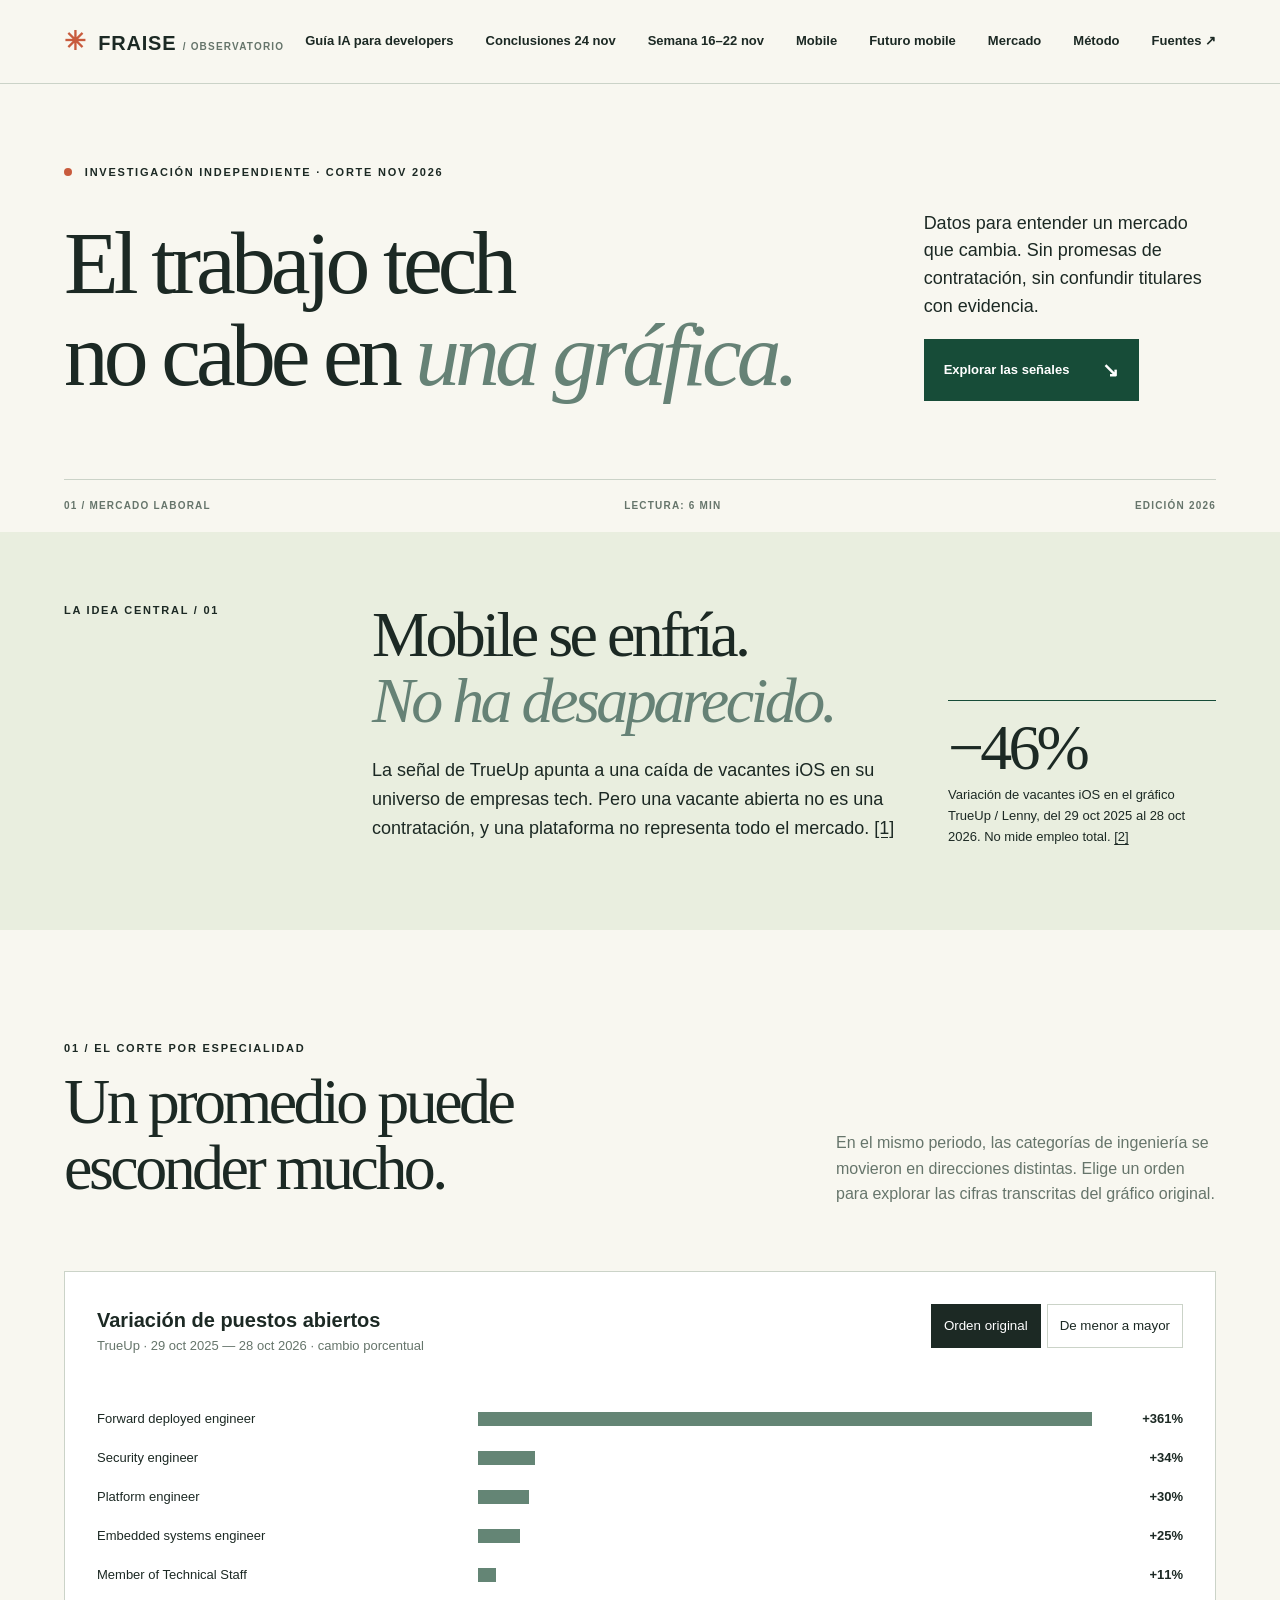
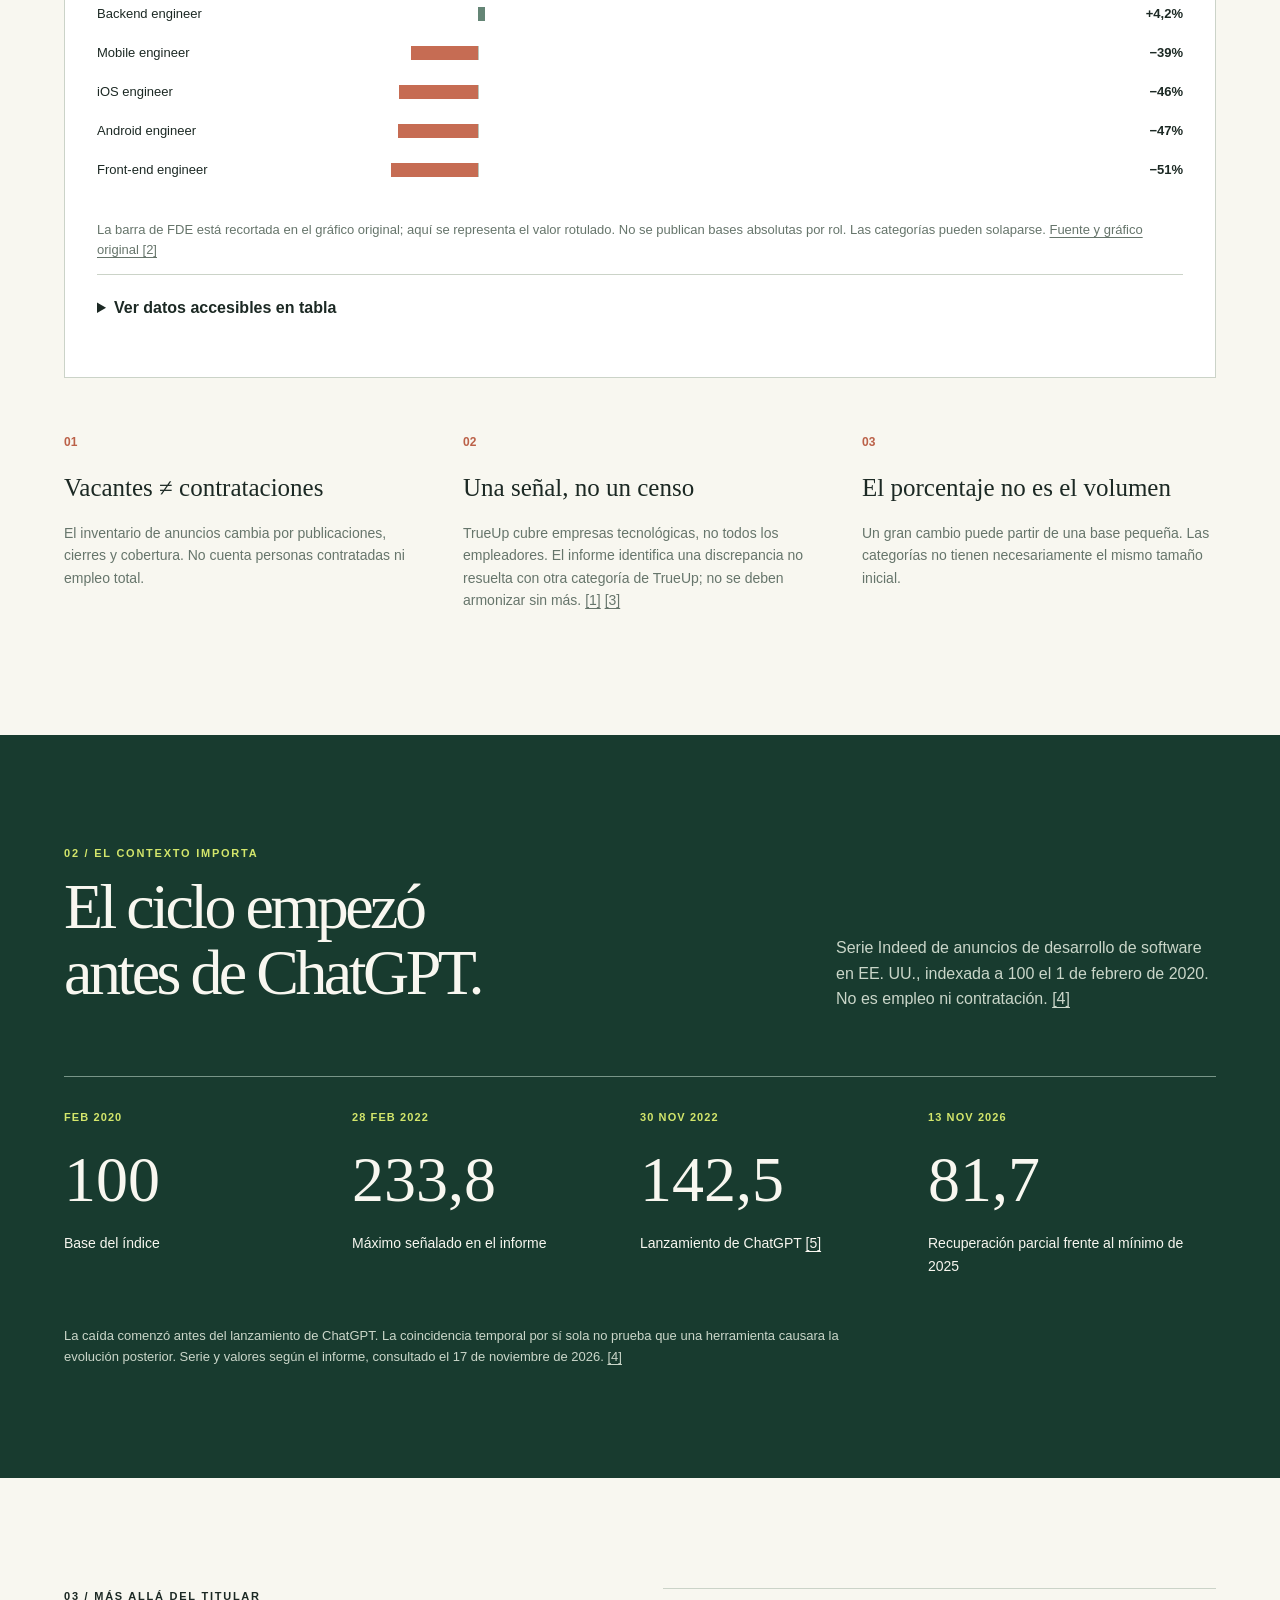
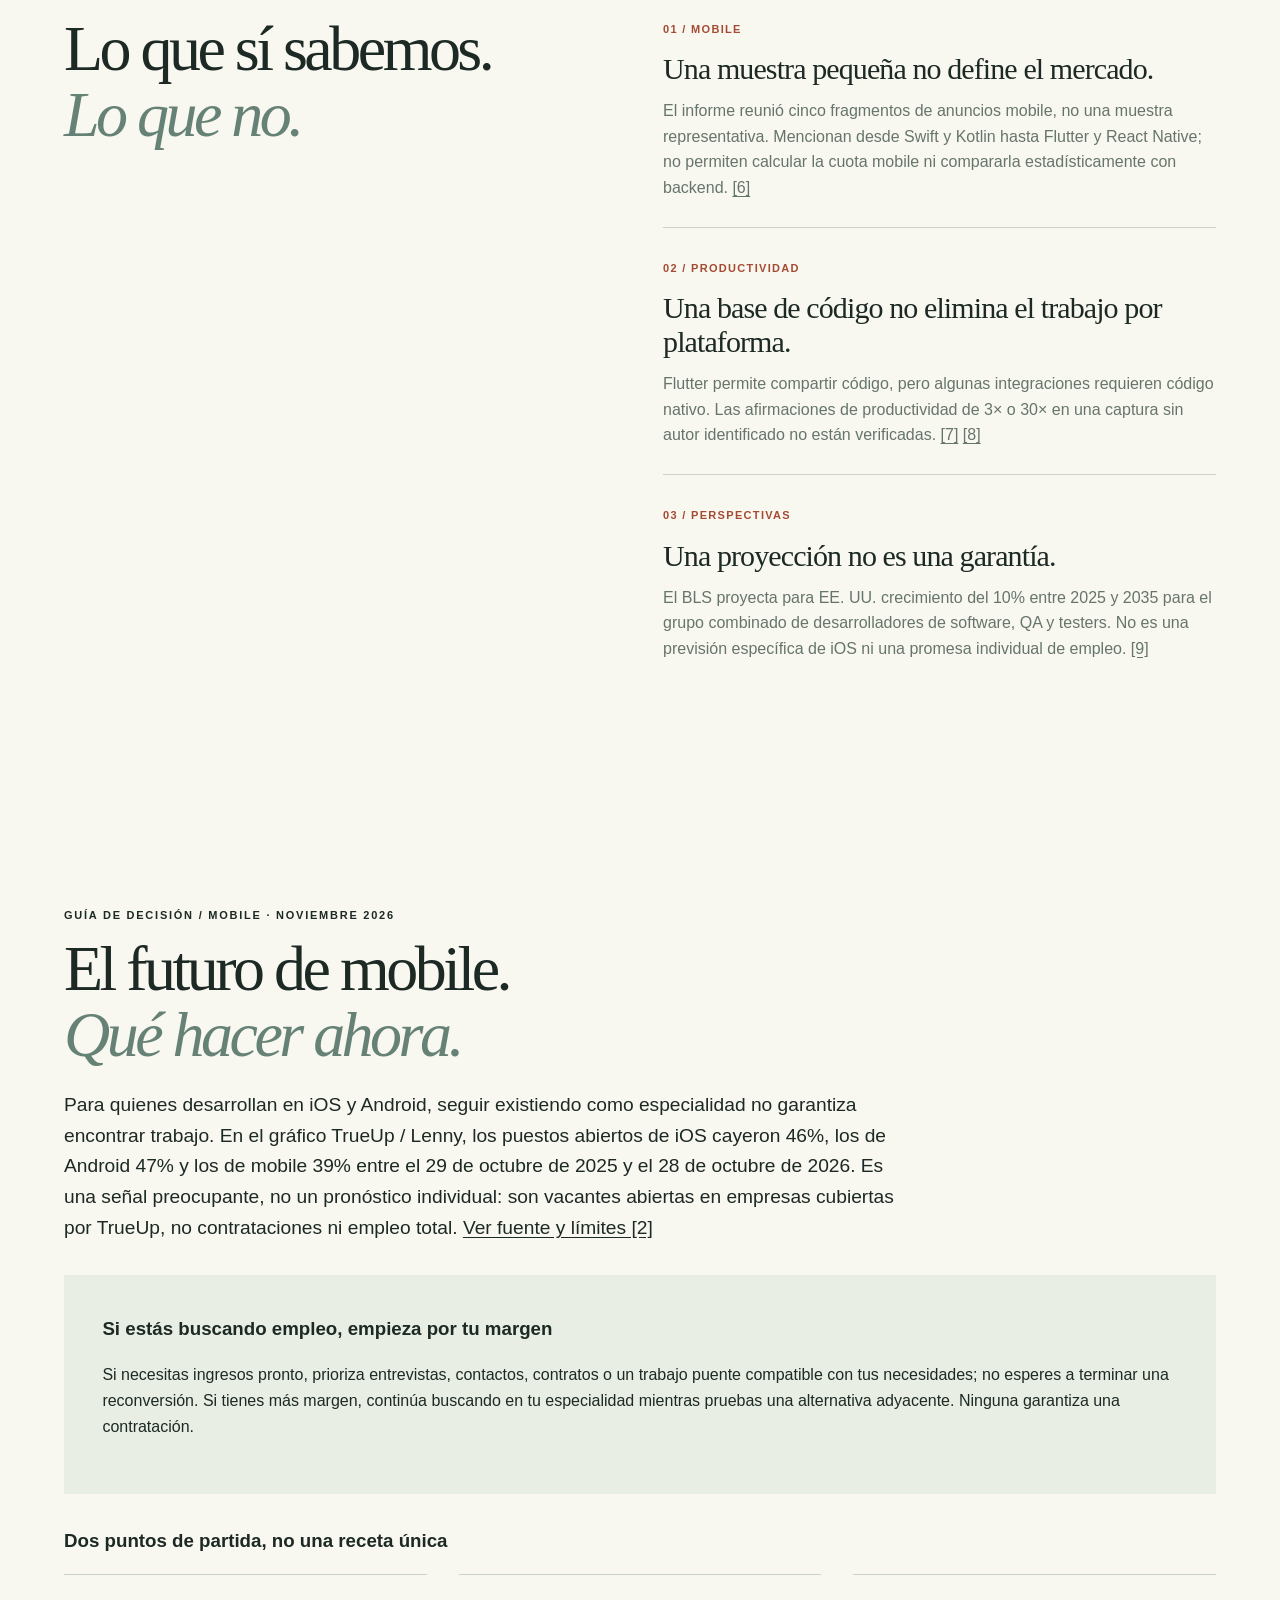
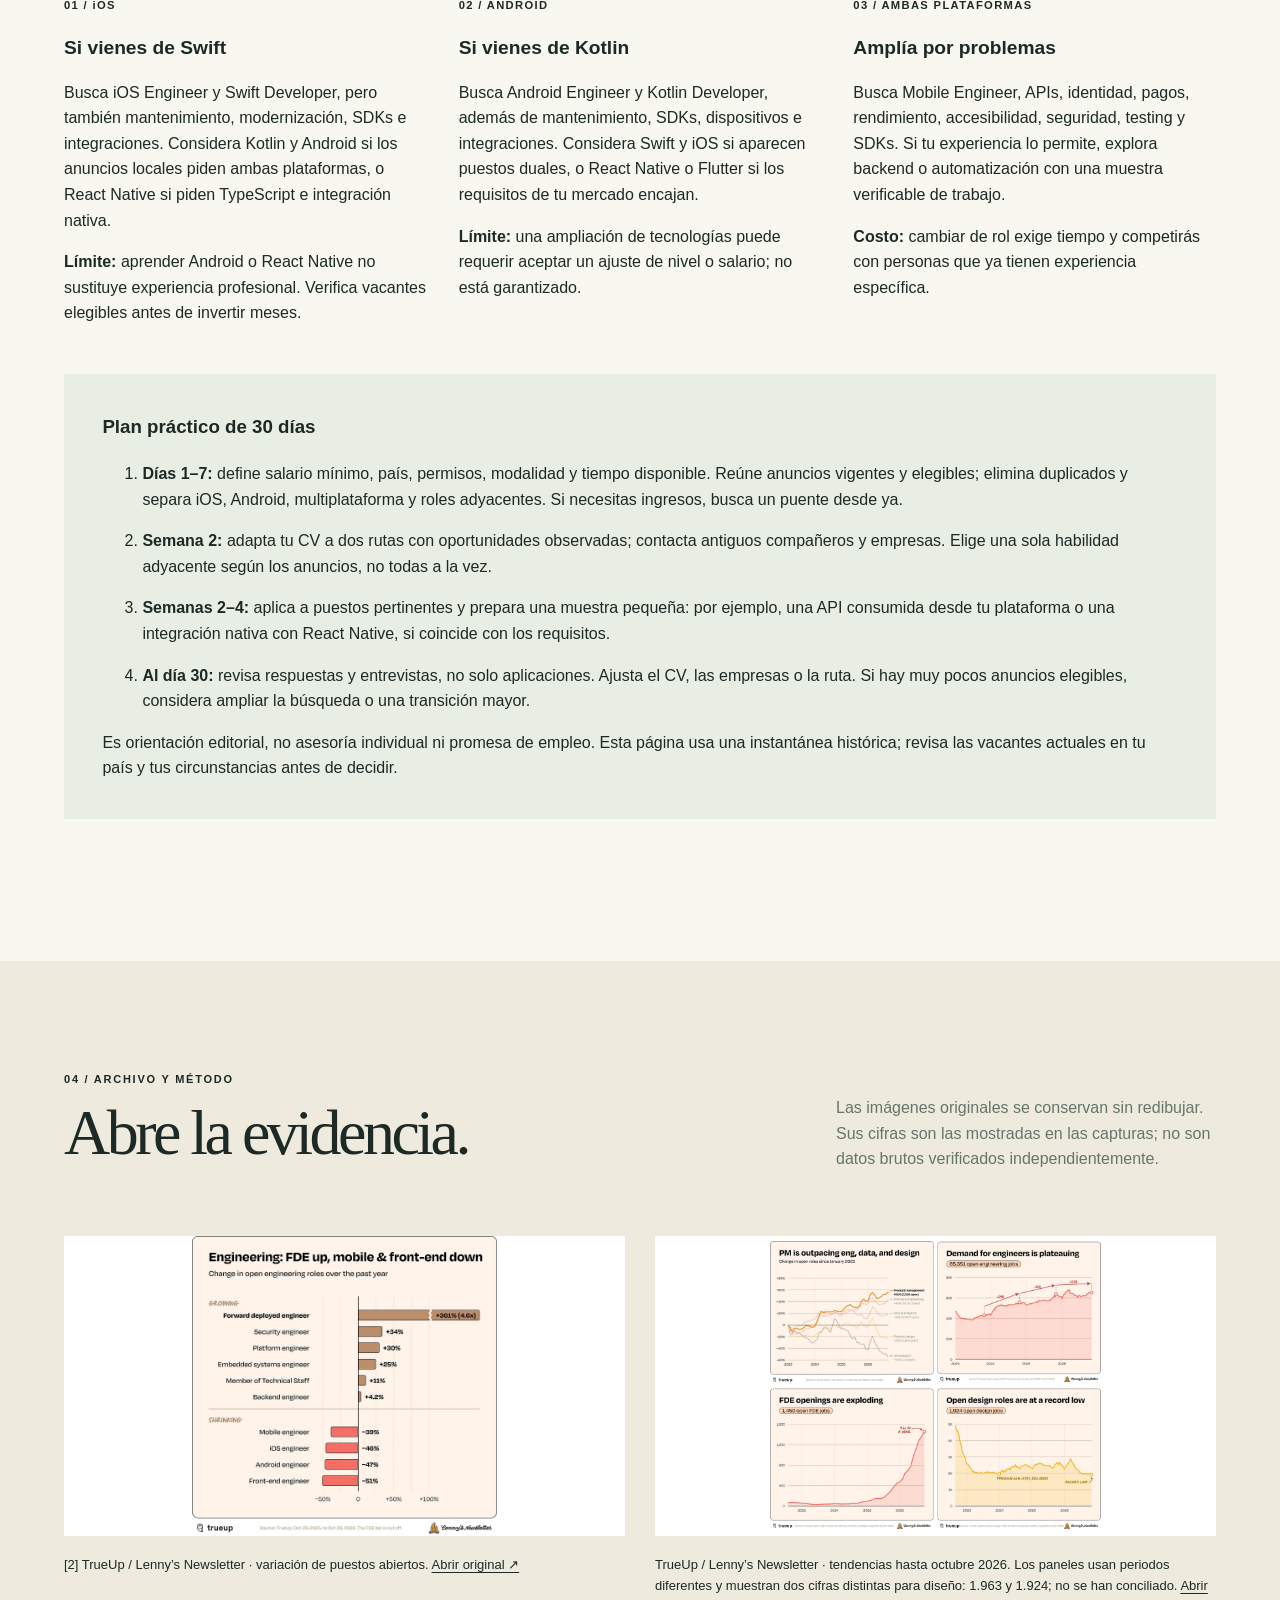
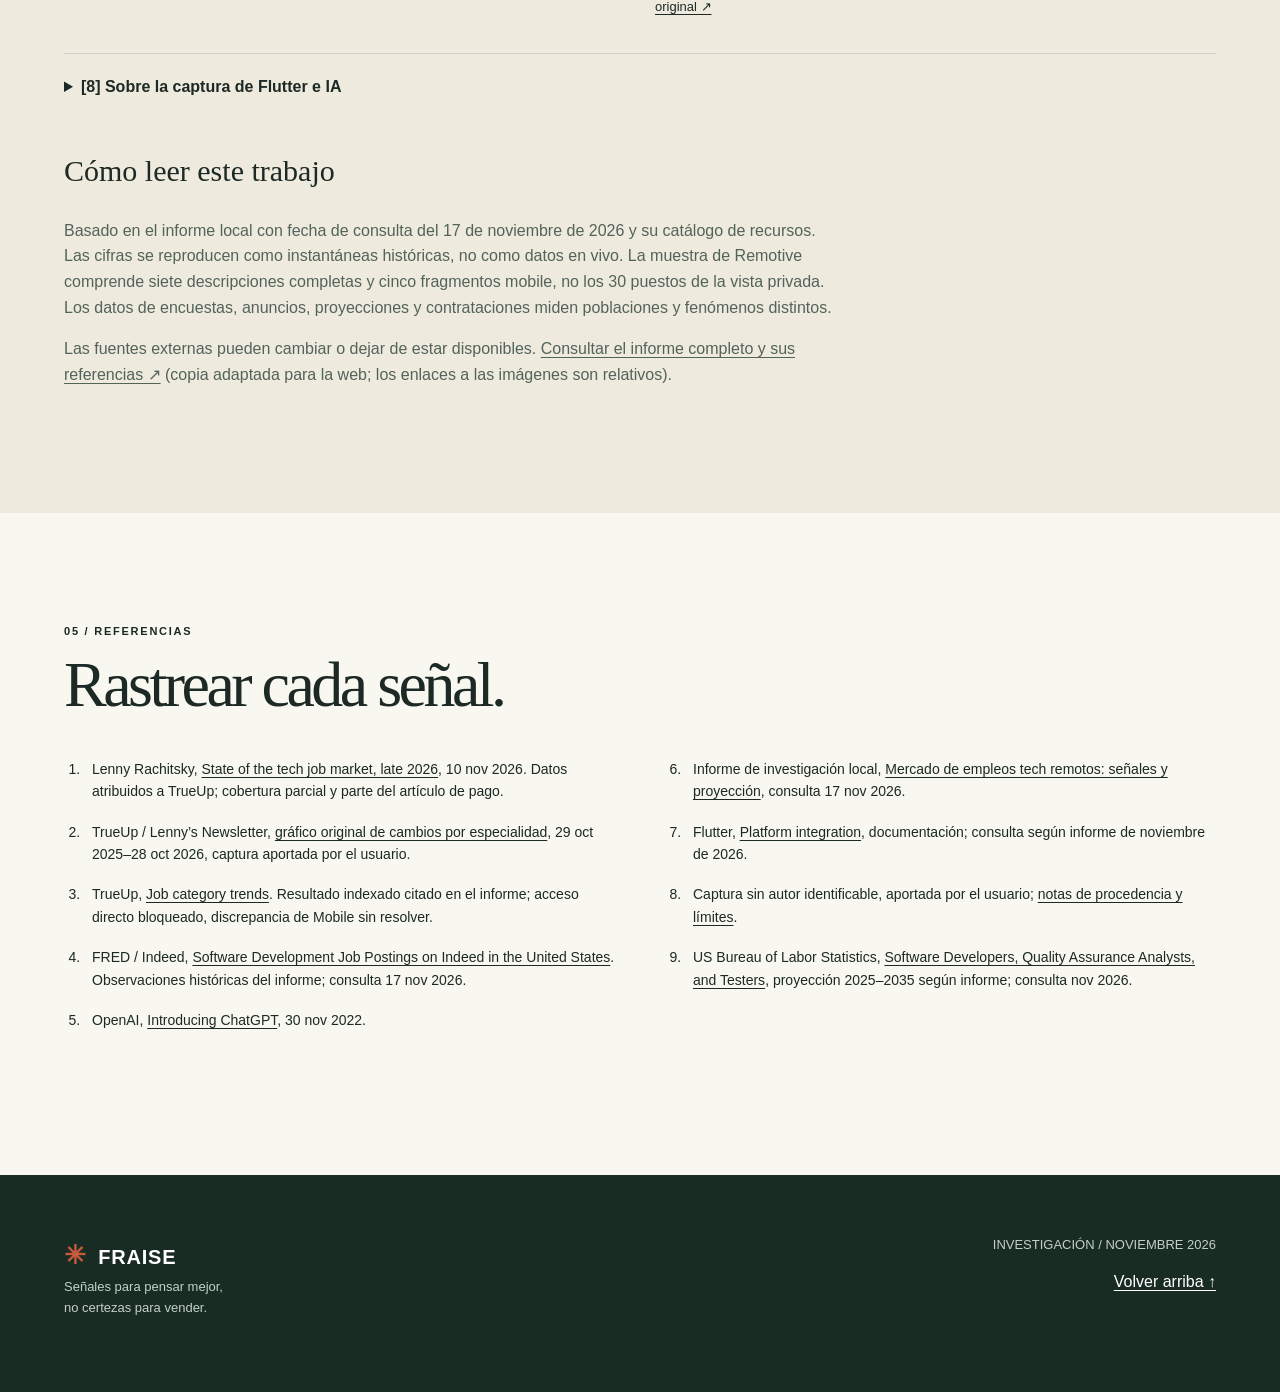
<file: index.html>
<!doctype html>
<html lang="es"><head><meta charset="utf-8"><meta name="viewport" content="width=device-width,initial-scale=1"><meta name="description" content="Un observatorio independiente y prudente sobre el mercado laboral tecnológico y mobile."><title>Fraise — señales, no certezas</title><link rel="stylesheet" href="styles.css"><script src="app.js" defer></script></head>
<body><a class="skip" href="#contenido">Saltar al contenido</a><header class="top"><a class="brand" href="#inicio"><span class="mark">✳</span> FRAISE <small> / OBSERVATORIO</small></a><nav aria-label="Navegación principal"><a href="guia-ia-desarrolladores.html">Guía IA para developers</a><a href="conclusiones-2026-11-24.html">Conclusiones 24 nov</a><a href="semana-2026-11-16.html">Semana 16–22 nov</a><a href="#mobile">Mobile</a><a href="#futuro-mobile">Futuro mobile</a><a href="#mercado">Mercado</a><a href="#metodo">Método</a><a href="#fuentes">Fuentes ↗</a></nav></header>
<main id="contenido"><section class="hero wrap" id="inicio"><div class="eyebrow"><span class="dot"></span> INVESTIGACIÓN INDEPENDIENTE · CORTE NOV 2026</div><div class="hero-grid"><h1>El trabajo tech<br>no cabe en <em>una gráfica.</em></h1><div class="hero-side"><p>Datos para entender un mercado que cambia. Sin promesas de contratación, sin confundir titulares con evidencia.</p><a class="button" href="#mobile">Explorar las señales <span>↘</span></a></div></div><div class="hero-foot"><span>01 / MERCADO LABORAL</span><span>LECTURA: 6 MIN</span><span>EDICIÓN 2026</span></div></section>
<section class="thesis"><div class="wrap thesis-grid"><p class="eyebrow">LA IDEA CENTRAL / 01</p><div><h2>Mobile se enfría.<br><em>No ha desaparecido.</em></h2><p>La señal de TrueUp apunta a una caída de vacantes iOS en su universo de empresas tech. Pero una vacante abierta no es una contratación, y una plataforma no representa todo el mercado. <a href="#fuente-lenny">[1]</a></p></div><div class="thesis-note"><span>−46%</span><p>Variación de vacantes iOS en el gráfico TrueUp / Lenny, del 29 oct 2025 al 28 oct 2026. No mide empleo total. <a href="#fuente-grafico">[2]</a></p></div></div></section>
<section class="wrap section" id="mobile"><div class="section-head"><div><p class="eyebrow">01 / EL CORTE POR ESPECIALIDAD</p><h2>Un promedio puede<br>esconder mucho.</h2></div><p>En el mismo periodo, las categorías de ingeniería se movieron en direcciones distintas. Elige un orden para explorar las cifras transcritas del gráfico original.</p></div><div class="chart-shell"><div class="chart-top"><div><h3>Variación de puestos abiertos</h3><p>TrueUp · 29 oct 2025 — 28 oct 2026 · cambio porcentual</p></div><div class="controls" role="group" aria-label="Orden del gráfico"><button type="button" data-sort="original" aria-pressed="true">Orden original</button><button type="button" data-sort="ascending" aria-pressed="false">De menor a mayor</button></div></div><div id="chart" aria-hidden="true"></div><p class="chart-note">La barra de FDE está recortada en el gráfico original; aquí se representa el valor rotulado. No se publican bases absolutas por rol. Las categorías pueden solaparse. <a href="#fuente-grafico">Fuente y gráfico original [2]</a></p><details><summary>Ver datos accesibles en tabla</summary><table><caption>Cambio de puestos abiertos por especialidad, TrueUp / Lenny</caption><thead><tr><th scope="col">Especialidad</th><th scope="col">Variación</th></tr></thead><tbody><tr><th scope="row">Forward deployed engineer</th><td>+361%</td></tr><tr><th scope="row">Security engineer</th><td>+34%</td></tr><tr><th scope="row">Platform engineer</th><td>+30%</td></tr><tr><th scope="row">Embedded systems engineer</th><td>+25%</td></tr><tr><th scope="row">Member of Technical Staff</th><td>+11%</td></tr><tr><th scope="row">Backend engineer</th><td>+4,2%</td></tr><tr><th scope="row">Mobile engineer</th><td>−39%</td></tr><tr><th scope="row">iOS engineer</th><td>−46%</td></tr><tr><th scope="row">Android engineer</th><td>−47%</td></tr><tr><th scope="row">Front-end engineer</th><td>−51%</td></tr></tbody></table></details></div><div class="split-note"><div><span class="number">01</span><h3>Vacantes ≠ contrataciones</h3><p>El inventario de anuncios cambia por publicaciones, cierres y cobertura. No cuenta personas contratadas ni empleo total.</p></div><div><span class="number">02</span><h3>Una señal, no un censo</h3><p>TrueUp cubre empresas tecnológicas, no todos los empleadores. El informe identifica una discrepancia no resuelta con otra categoría de TrueUp; no se deben armonizar sin más. <a href="#fuente-lenny">[1]</a> <a href="#fuente-categorias">[3]</a></p></div><div><span class="number">03</span><h3>El porcentaje no es el volumen</h3><p>Un gran cambio puede partir de una base pequeña. Las categorías no tienen necesariamente el mismo tamaño inicial.</p></div></div></section>
<section class="dark section" id="mercado"><div class="wrap"><div class="section-head"><div><p class="eyebrow">02 / EL CONTEXTO IMPORTA</p><h2>El ciclo empezó<br>antes de ChatGPT.</h2></div><p>Serie Indeed de anuncios de desarrollo de software en EE. UU., indexada a 100 el 1 de febrero de 2020. No es empleo ni contratación. <a href="#fuente-fred">[4]</a></p></div><div class="timeline"><div><small>FEB 2020</small><strong>100</strong><p>Base del índice</p></div><div><small>28 FEB 2022</small><strong>233,8</strong><p>Máximo señalado en el informe</p></div><div><small>30 NOV 2022</small><strong>142,5</strong><p>Lanzamiento de ChatGPT <a href="#fuente-chatgpt">[5]</a></p></div><div><small>13 NOV 2026</small><strong>81,7</strong><p>Recuperación parcial frente al mínimo de 2025</p></div></div><p class="dark-note">La caída comenzó antes del lanzamiento de ChatGPT. La coincidencia temporal por sí sola no prueba que una herramienta causara la evolución posterior. Serie y valores según el informe, consultado el 17 de noviembre de 2026. <a href="#fuente-fred">[4]</a></p></div></section>
<section class="wrap section reading"><div><p class="eyebrow">03 / MÁS ALLÁ DEL TITULAR</p><h2>Lo que sí sabemos.<br><em>Lo que no.</em></h2></div><div class="reading-list"><article><span>01 / MOBILE</span><h3>Una muestra pequeña no define el mercado.</h3><p>El informe reunió cinco fragmentos de anuncios mobile, no una muestra representativa. Mencionan desde Swift y Kotlin hasta Flutter y React Native; no permiten calcular la cuota mobile ni compararla estadísticamente con backend. <a href="informe-original.md">[6]</a></p></article><article><span>02 / PRODUCTIVIDAD</span><h3>Una base de código no elimina el trabajo por plataforma.</h3><p>Flutter permite compartir código, pero algunas integraciones requieren código nativo. Las afirmaciones de productividad de 3× o 30× en una captura sin autor identificado no están verificadas. <a href="#fuente-flutter">[7]</a> <a href="#captura">[8]</a></p></article><article><span>03 / PERSPECTIVAS</span><h3>Una proyección no es una garantía.</h3><p>El BLS proyecta para EE. UU. crecimiento del 10% entre 2025 y 2035 para el grupo combinado de desarrolladores de software, QA y testers. No es una previsión específica de iOS ni una promesa individual de empleo. <a href="#fuente-bls">[9]</a></p></article></div></section>
<section class="wrap section career" id="futuro-mobile" aria-labelledby="mobile-career-title"><span id="futuro-ios"></span>
<p class="eyebrow">GUÍA DE DECISIÓN / MOBILE · NOVIEMBRE 2026</p>
<h2 id="mobile-career-title">El futuro de mobile.<br><em>Qué hacer ahora.</em></h2>
<p class="career-lead">Para quienes desarrollan en iOS y Android, seguir existiendo como especialidad no garantiza encontrar trabajo. En el gráfico TrueUp / Lenny, los puestos abiertos de iOS cayeron 46%, los de Android 47% y los de mobile 39% entre el 29 de octubre de 2025 y el 28 de octubre de 2026. Es una señal preocupante, no un pronóstico individual: son vacantes abiertas en empresas cubiertas por TrueUp, no contrataciones ni empleo total. <a href="#fuente-grafico">Ver fuente y límites [2]</a></p>
<div class="career-box"><h3>Si estás buscando empleo, empieza por tu margen</h3><p>Si necesitas ingresos pronto, prioriza entrevistas, contactos, contratos o un trabajo puente compatible con tus necesidades; no esperes a terminar una reconversión. Si tienes más margen, continúa buscando en tu especialidad mientras pruebas una alternativa adyacente. Ninguna garantiza una contratación.</p></div>
<h3>Dos puntos de partida, no una receta única</h3><div class="career-routes"><article><span>01 / iOS</span><h4>Si vienes de Swift</h4><p>Busca iOS Engineer y Swift Developer, pero también mantenimiento, modernización, SDKs e integraciones. Considera Kotlin y Android si los anuncios locales piden ambas plataformas, o React Native si piden TypeScript e integración nativa.</p><p><strong>Límite:</strong> aprender Android o React Native no sustituye experiencia profesional. Verifica vacantes elegibles antes de invertir meses.</p></article><article><span>02 / ANDROID</span><h4>Si vienes de Kotlin</h4><p>Busca Android Engineer y Kotlin Developer, además de mantenimiento, SDKs, dispositivos e integraciones. Considera Swift y iOS si aparecen puestos duales, o React Native o Flutter si los requisitos de tu mercado encajan.</p><p><strong>Límite:</strong> una ampliación de tecnologías puede requerir aceptar un ajuste de nivel o salario; no está garantizado.</p></article><article><span>03 / AMBAS PLATAFORMAS</span><h4>Amplía por problemas</h4><p>Busca Mobile Engineer, APIs, identidad, pagos, rendimiento, accesibilidad, seguridad, testing y SDKs. Si tu experiencia lo permite, explora backend o automatización con una muestra verificable de trabajo.</p><p><strong>Costo:</strong> cambiar de rol exige tiempo y competirás con personas que ya tienen experiencia específica.</p></article></div>
<div class="career-plan"><h3>Plan práctico de 30 días</h3><ol><li><strong>Días 1–7:</strong> define salario mínimo, país, permisos, modalidad y tiempo disponible. Reúne anuncios vigentes y elegibles; elimina duplicados y separa iOS, Android, multiplataforma y roles adyacentes. Si necesitas ingresos, busca un puente desde ya.</li><li><strong>Semana 2:</strong> adapta tu CV a dos rutas con oportunidades observadas; contacta antiguos compañeros y empresas. Elige una sola habilidad adyacente según los anuncios, no todas a la vez.</li><li><strong>Semanas 2–4:</strong> aplica a puestos pertinentes y prepara una muestra pequeña: por ejemplo, una API consumida desde tu plataforma o una integración nativa con React Native, si coincide con los requisitos.</li><li><strong>Al día 30:</strong> revisa respuestas y entrevistas, no solo aplicaciones. Ajusta el CV, las empresas o la ruta. Si hay muy pocos anuncios elegibles, considera ampliar la búsqueda o una transición mayor.</li></ol><p>Es orientación editorial, no asesoría individual ni promesa de empleo. Esta página usa una instantánea histórica; revisa las vacantes actuales en tu país y tus circunstancias antes de decidir.</p></div>
</section>
<section class="archive section" id="metodo"><div class="wrap"><div class="section-head"><div><p class="eyebrow">04 / ARCHIVO Y MÉTODO</p><h2>Abre la evidencia.</h2></div><p>Las imágenes originales se conservan sin redibujar. Sus cifras son las mostradas en las capturas; no son datos brutos verificados independientemente.</p></div><div class="assets"><figure id="fuente-grafico"><a href="assets/lenny-trueup-engineering-openings-2025-10-29-to-2026-10-28.png"><img src="assets/lenny-trueup-engineering-openings-2025-10-29-to-2026-10-28.png" alt="Gráfico original de TrueUp y Lenny’s Newsletter sobre cambios de vacantes de ingeniería por especialidad, de octubre de 2025 a octubre de 2026." loading="lazy"></a><figcaption>[2] TrueUp / Lenny’s Newsletter · variación de puestos abiertos. <a href="assets/lenny-trueup-engineering-openings-2025-10-29-to-2026-10-28.png">Abrir original ↗</a></figcaption></figure><figure><a href="assets/lenny-trueup-job-market-opening-trends-jan-2023-oct-2026.png"><img src="assets/lenny-trueup-job-market-opening-trends-jan-2023-oct-2026.png" alt="Panel original de TrueUp y Lenny’s Newsletter sobre tendencias de puestos abiertos, con ventanas temporales distintas por panel." loading="lazy"></a><figcaption>TrueUp / Lenny’s Newsletter · tendencias hasta octubre 2026. Los paneles usan periodos diferentes y muestran dos cifras distintas para diseño: 1.963 y 1.924; no se han conciliado. <a href="assets/lenny-trueup-job-market-opening-trends-jan-2023-oct-2026.png">Abrir original ↗</a></figcaption></figure></div><details id="captura"><summary>[8] Sobre la captura de Flutter e IA</summary><p>Captura aportada por el usuario, sin autor ni enlace original identificados. El gráfico parece medir proporción de preguntas en Stack Overflow, no vacantes ni contrataciones. Las afirmaciones de 3× y 30× son opiniones no verificadas.</p><p><a href="assets/mobile-cross-platform-ai-productivity-stackoverflow-chart.png">Ver captura original ↗</a> · <a href="assets/mobile-cross-platform-ai-productivity-stackoverflow-chart-post-metadata.png">Ver captura con fecha ↗</a></p></details><div class="method"><h3>Cómo leer este trabajo</h3><p>Basado en el informe local con fecha de consulta del 17 de noviembre de 2026 y su catálogo de recursos. Las cifras se reproducen como instantáneas históricas, no como datos en vivo. La muestra de Remotive comprende siete descripciones completas y cinco fragmentos mobile, no los 30 puestos de la vista privada. Los datos de encuestas, anuncios, proyecciones y contrataciones miden poblaciones y fenómenos distintos.</p><p>Las fuentes externas pueden cambiar o dejar de estar disponibles. <a href="informe-original.md">Consultar el informe completo y sus referencias ↗</a> (copia adaptada para la web; los enlaces a las imágenes son relativos).</p></div></div></section>
<section class="wrap section sources" id="fuentes"><p class="eyebrow">05 / REFERENCIAS</p><h2>Rastrear cada señal.</h2><ol><li id="fuente-lenny">Lenny Rachitsky, <a href="https://www.lennysnewsletter.com/p/state-of-the-tech-job-market-late">State of the tech job market, late 2026</a>, 10 nov 2026. Datos atribuidos a TrueUp; cobertura parcial y parte del artículo de pago.</li><li>TrueUp / Lenny’s Newsletter, <a href="#fuente-grafico">gráfico original de cambios por especialidad</a>, 29 oct 2025–28 oct 2026, captura aportada por el usuario.</li><li id="fuente-categorias">TrueUp, <a href="https://www.trueup.io/job-category-trends">Job category trends</a>. Resultado indexado citado en el informe; acceso directo bloqueado, discrepancia de Mobile sin resolver.</li><li id="fuente-fred">FRED / Indeed, <a href="https://fred.stlouisfed.org/data/IHLIDXUSTPSOFTDEVE">Software Development Job Postings on Indeed in the United States</a>. Observaciones históricas del informe; consulta 17 nov 2026.</li><li id="fuente-chatgpt">OpenAI, <a href="https://openai.com/index/chatgpt">Introducing ChatGPT</a>, 30 nov 2022.</li><li>Informe de investigación local, <a href="informe-original.md">Mercado de empleos tech remotos: señales y proyección</a>, consulta 17 nov 2026.</li><li id="fuente-flutter">Flutter, <a href="https://docs.flutter.dev/platform-integration">Platform integration</a>, documentación; consulta según informe de noviembre de 2026.</li><li>Captura sin autor identificable, aportada por el usuario; <a href="#captura">notas de procedencia y límites</a>.</li><li id="fuente-bls">US Bureau of Labor Statistics, <a href="https://www.bls.gov/ooh/computer-and-information-technology/software-developers.htm">Software Developers, Quality Assurance Analysts, and Testers</a>, proyección 2025–2035 según informe; consulta nov 2026.</li></ol></section></main><footer><div class="wrap footer-grid"><div><a class="brand" href="#inicio"><span class="mark">✳</span> FRAISE</a><p>Señales para pensar mejor,<br>no certezas para vender.</p></div><div><p>INVESTIGACIÓN / NOVIEMBRE 2026</p><a href="#inicio">Volver arriba ↑</a></div></div></footer></body></html>
</file>
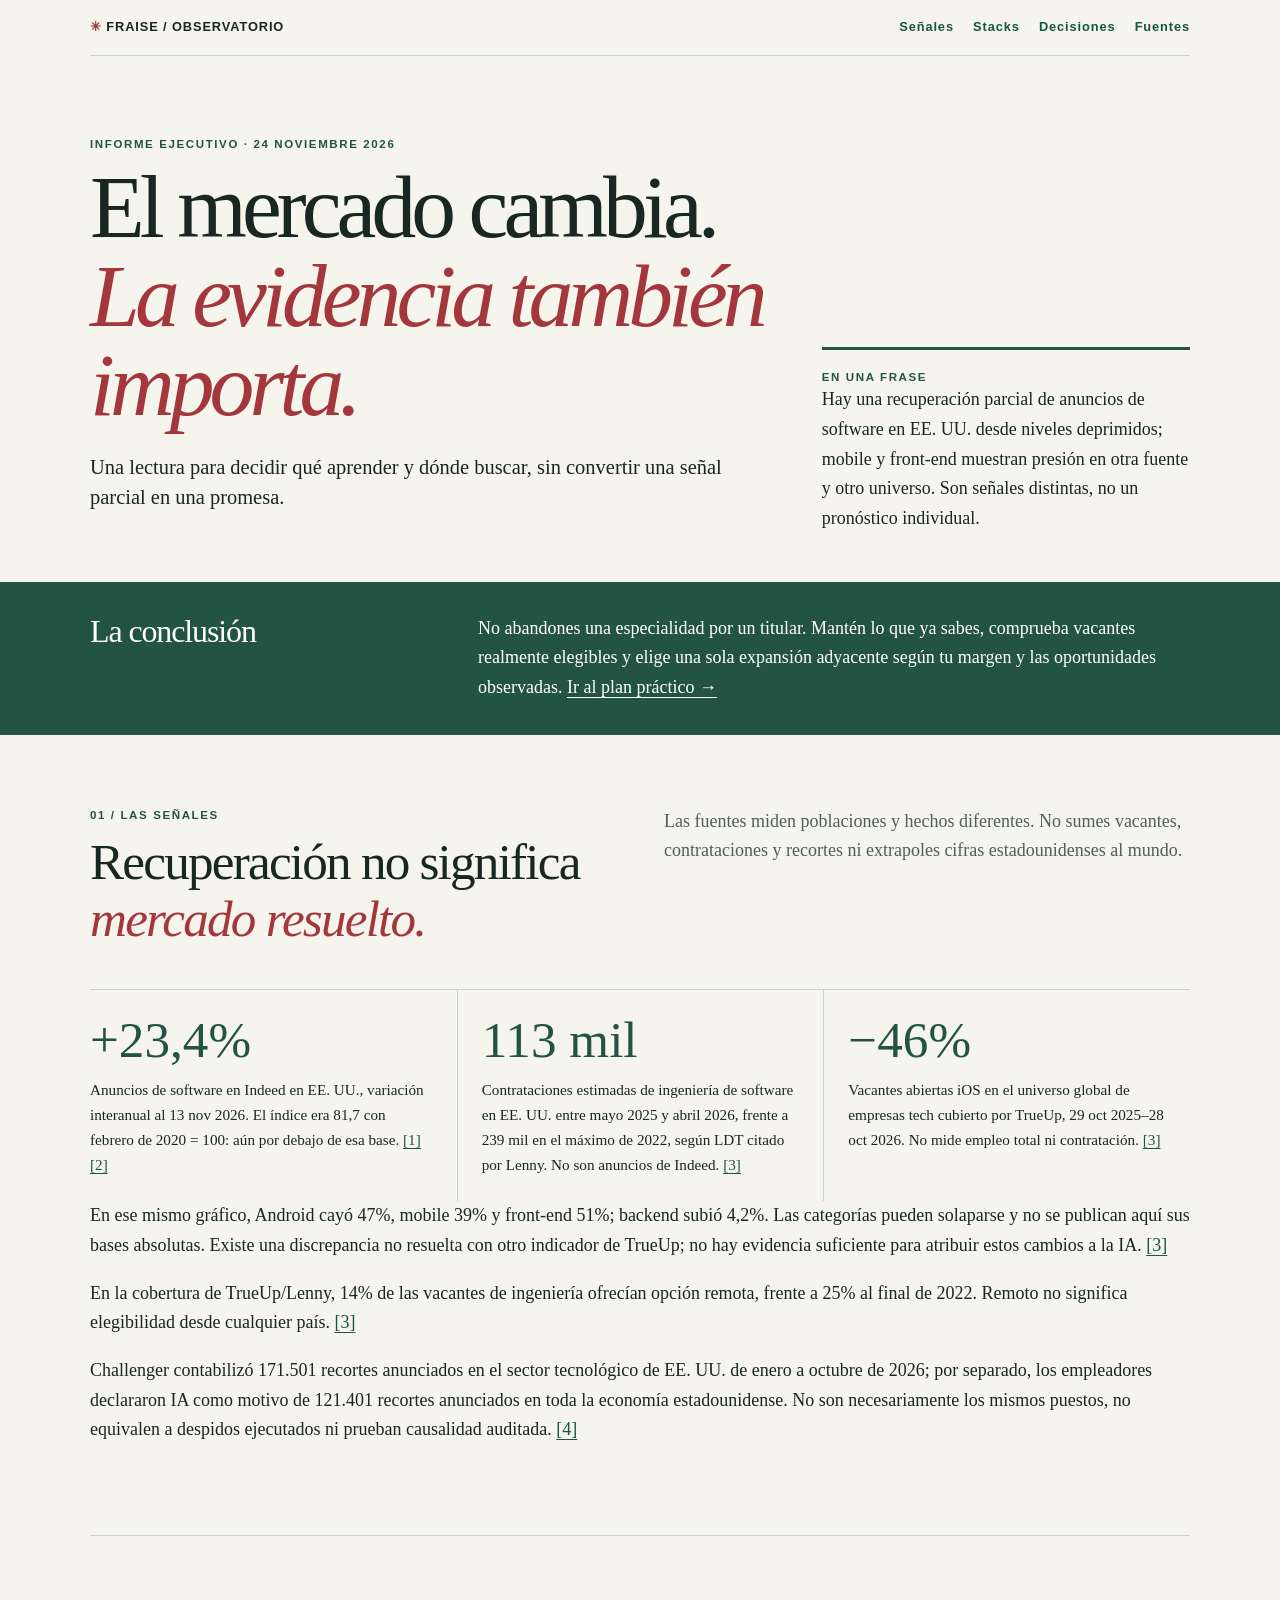
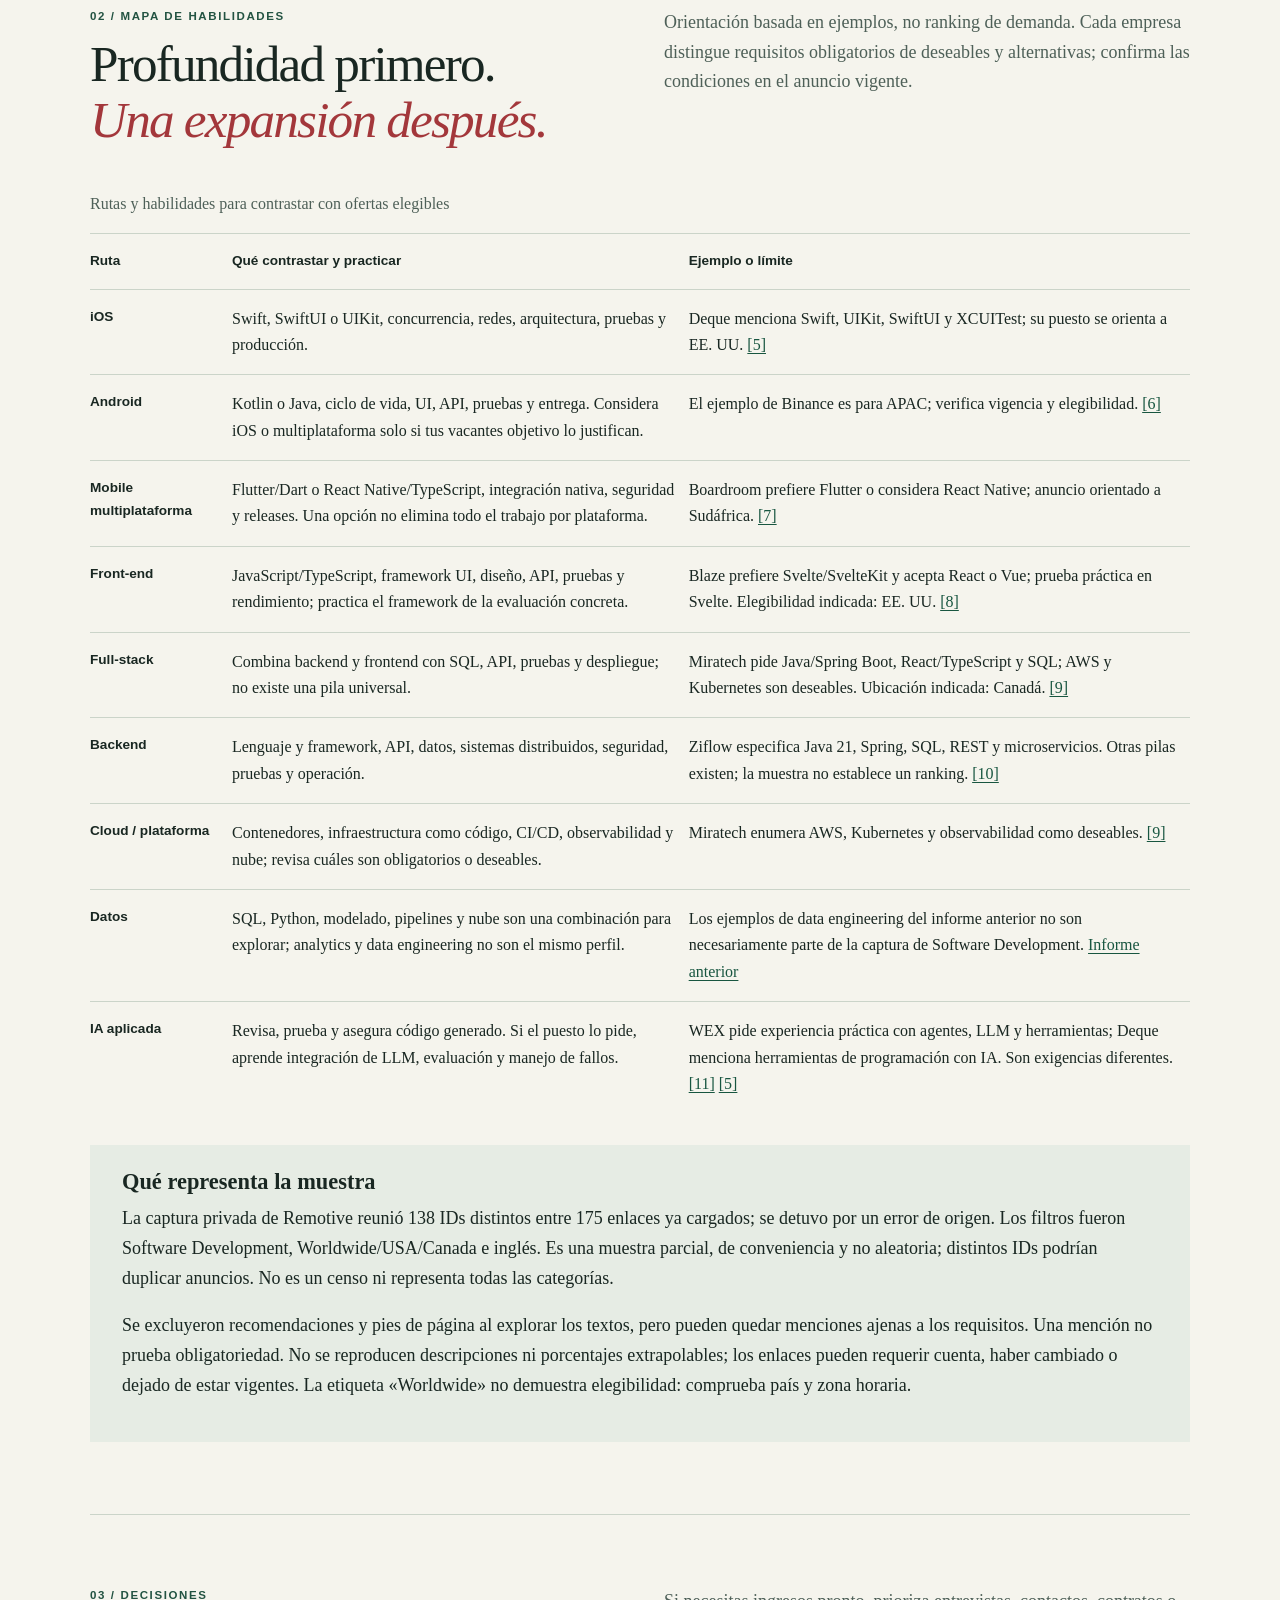
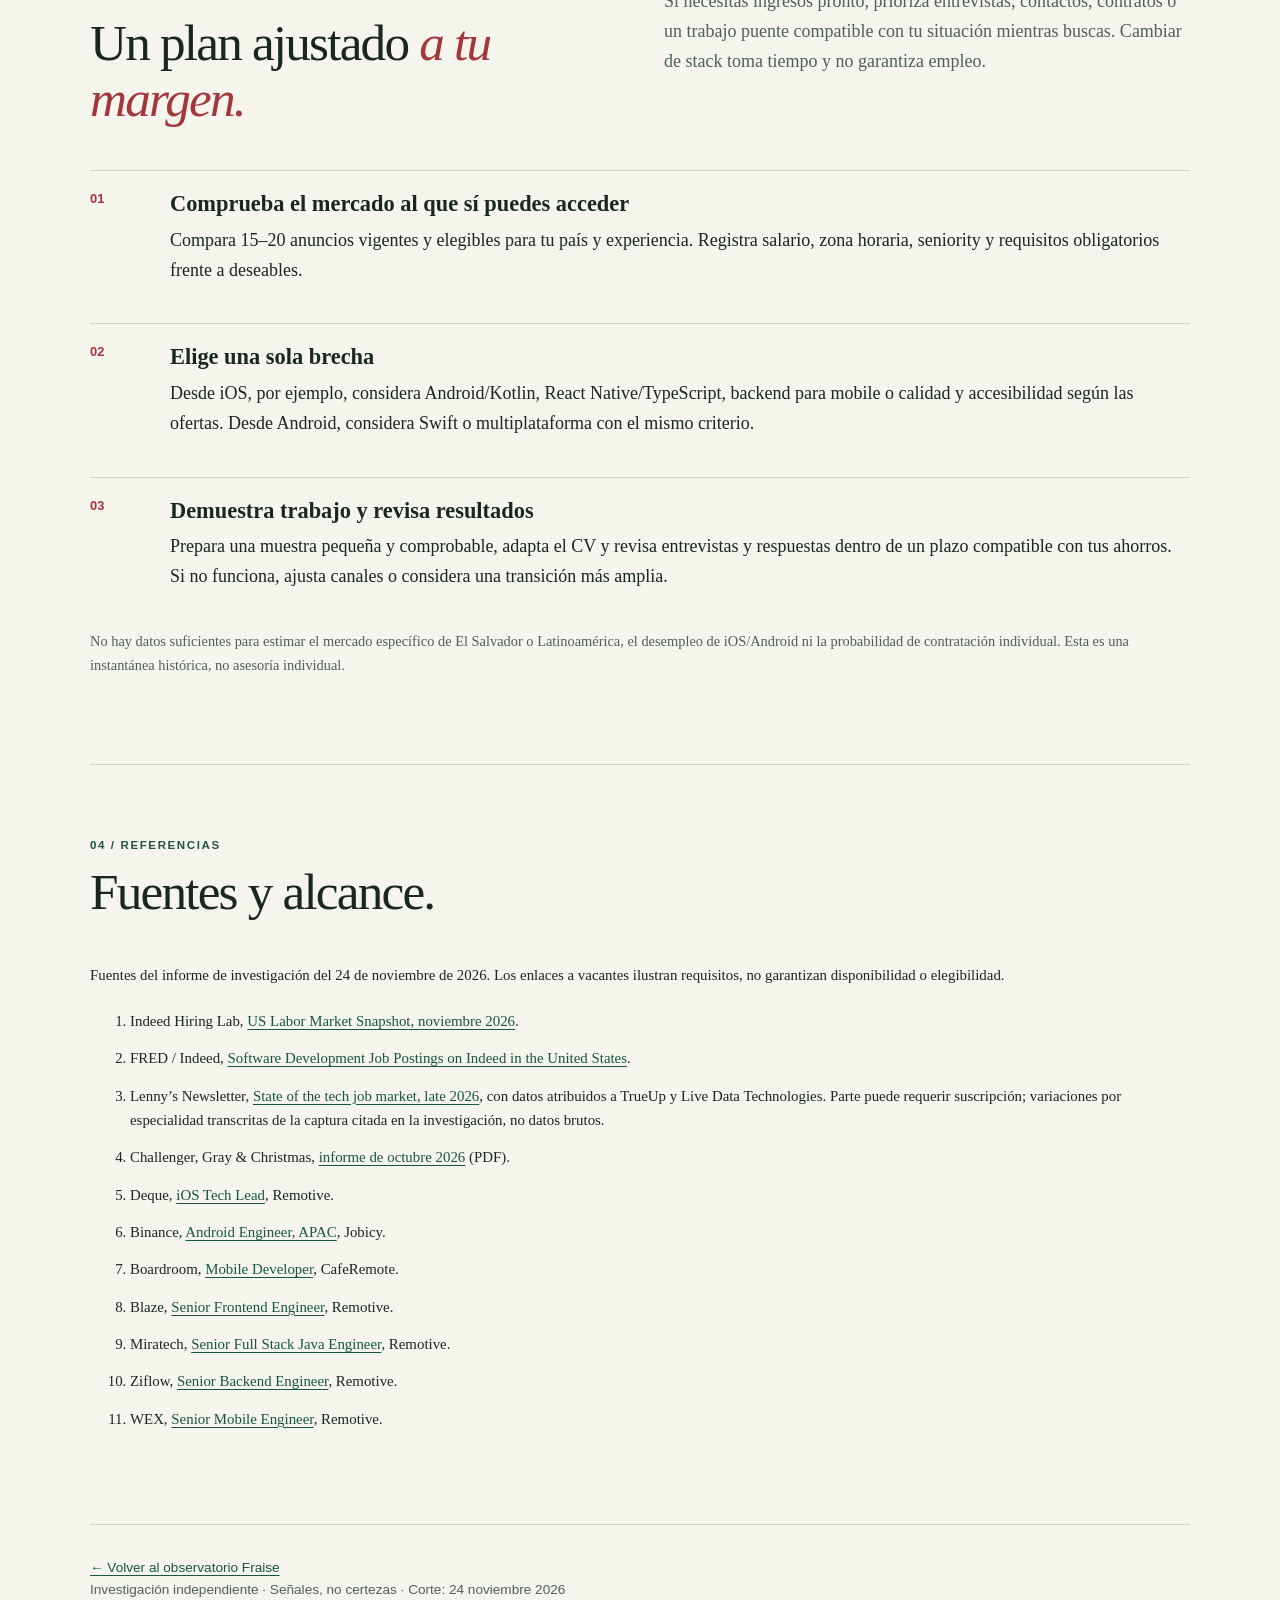
<file: conclusiones-2026-11-24.html>
<!doctype html>
<html lang="es">
<head>
<meta charset="utf-8"><meta name="viewport" content="width=device-width,initial-scale=1">
<meta name="description" content="Conclusiones ejecutivas sobre el mercado tecnológico y decisiones de carrera por stack, con fuentes y límites.">
<title>Conclusiones ejecutivas · 24 noviembre 2026 · Fraise</title>
<style>
:root{color-scheme:light;--ink:#192722;--muted:#4e6058;--paper:#f5f4ed;--line:#cbd4c9;--green:#235342;--accent:#a3373b}*{box-sizing:border-box}html{scroll-behavior:smooth}body{margin:0;background:var(--paper);color:var(--ink);font:18px/1.65 Georgia,serif}a{color:#185640;text-underline-offset:.2em}a:focus-visible{outline:3px solid #a3373b;outline-offset:4px}.skip{position:absolute;left:-9999px}.skip:focus{left:1rem;top:1rem;background:white;z-index:10;padding:.5rem}.wrap{width:min(1100px,calc(100% - 2.5rem));margin:auto}.top{display:flex;justify-content:space-between;align-items:center;gap:1rem;padding:1.15rem 0;border-bottom:1px solid var(--line);font:700 .8rem/1.4 Arial,sans-serif;letter-spacing:.07em}.top a{text-decoration:none}.top nav{display:flex;gap:1.2rem;flex-wrap:wrap}.brand{color:var(--ink);white-space:nowrap}.brand span{color:var(--accent)}.eyebrow{font:700 .72rem/1.4 Arial,sans-serif;letter-spacing:.14em;text-transform:uppercase;color:var(--green)}header.hero{padding:5rem 0 3rem;display:grid;grid-template-columns:1.3fr .7fr;gap:3rem;align-items:end}h1,h2,h3,p{margin-top:0}h1{font-size:clamp(3rem,7vw,6.3rem);line-height:.99;letter-spacing:-.055em;margin-bottom:1.4rem;font-weight:normal}h1 em,h2 em{color:var(--accent);font-weight:normal}h2{font-size:clamp(2.2rem,4vw,3.5rem);line-height:1.1;letter-spacing:-.035em;font-weight:normal}h3{font-size:1.4rem;line-height:1.2;margin-bottom:.5rem}.lead{font-size:1.28rem;line-height:1.5}.hero-note{border-top:3px solid var(--green);padding-top:1.2rem}.hero-note p{margin-bottom:0}.band{background:var(--green);color:#fff;padding:2rem 0}.band a{color:#fff}.band-grid{display:grid;grid-template-columns:1fr 2fr;gap:2rem}.band h2{font-size:2rem;margin:0}.band p{margin:0}.section{padding:4.5rem 0;border-bottom:1px solid var(--line)}.section-head{display:grid;grid-template-columns:1fr 1fr;gap:3rem;align-items:start}.section-head p:last-child{color:var(--muted)}.figures{display:grid;grid-template-columns:repeat(3,1fr);gap:0;border-top:1px solid var(--line)}.figure{padding:1.5rem 1.5rem 1.5rem 0}.figure+.figure{padding-left:1.5rem;border-left:1px solid var(--line)}.figure strong{display:block;font:normal clamp(2.5rem,4vw,4rem)/1 Georgia,serif;color:var(--green)}.figure p{margin:.7rem 0 0;font-size:.95rem}.note{font-size:.9rem;color:var(--muted)}.table-wrap{overflow-x:auto}table{border-collapse:collapse;width:100%;font-size:1rem}caption{text-align:left;margin-bottom:1rem;color:var(--muted)}th,td{text-align:left;vertical-align:top;border-top:1px solid var(--line);padding:1rem .8rem 1rem 0}th{font-family:Arial,sans-serif;font-size:.85rem;min-width:8rem}td p{margin:0}.steps{counter-reset:step;list-style:none;padding:0;margin:0}.steps li{counter-increment:step;display:grid;grid-template-columns:4rem 1fr;gap:1rem;border-top:1px solid var(--line);padding:1.25rem 0}.steps li:before{content:'0' counter(step);font:700 .8rem Arial,sans-serif;color:var(--accent)}.sources{font-size:.93rem}.sources li{padding:.4rem 0;overflow-wrap:anywhere}.method{background:#e6ece4;padding:1.5rem 2rem;margin-top:2rem}.method h3{margin-top:0}footer{padding:2rem 0 4rem;font: .85rem/1.6 Arial,sans-serif;color:var(--muted)}@media(max-width:700px){body{font-size:17px}.top{align-items:flex-start;flex-direction:column}.top nav{gap:.8rem}header.hero,.section-head,.band-grid{grid-template-columns:1fr;gap:1rem}header.hero{padding:3rem 0}.figures{grid-template-columns:1fr}.figure+.figure{border-left:0;border-top:1px solid var(--line);padding-left:0}.section{padding:3rem 0}th{min-width:6rem}}@media(prefers-reduced-motion:reduce){html{scroll-behavior:auto}}@media print{.top nav,.skip{display:none}body{background:white;font-size:12pt}.band{background:white;color:black;border-block:1px solid}.band a{color:black}.section{padding:1.5rem 0}a{color:black}}
</style></head>
<body><a class="skip" href="#contenido">Saltar al contenido</a><div class="wrap top"><a class="brand" href="index.html"><span>✳</span> FRAISE / OBSERVATORIO</a><nav aria-label="Navegación de la página"><a href="#senales">Señales</a><a href="#stacks">Stacks</a><a href="#decisiones">Decisiones</a><a href="#fuentes">Fuentes</a></nav></div>
<main id="contenido"><header class="hero wrap"><div><p class="eyebrow">Informe ejecutivo · 24 noviembre 2026</p><h1>El mercado cambia.<br><em>La evidencia también importa.</em></h1><p class="lead">Una lectura para decidir qué aprender y dónde buscar, sin convertir una señal parcial en una promesa.</p></div><div class="hero-note"><p class="eyebrow">En una frase</p><p>Hay una recuperación parcial de anuncios de software en EE. UU. desde niveles deprimidos; mobile y front-end muestran presión en otra fuente y otro universo. Son señales distintas, no un pronóstico individual.</p></div></header>
<section class="band"><div class="wrap band-grid"><h2>La conclusión</h2><p>No abandones una especialidad por un titular. Mantén lo que ya sabes, comprueba vacantes realmente elegibles y elige una sola expansión adyacente según tu margen y las oportunidades observadas. <a href="#decisiones">Ir al plan práctico →</a></p></div></section>
<section class="wrap section" id="senales"><div class="section-head"><div><p class="eyebrow">01 / Las señales</p><h2>Recuperación no significa <em>mercado resuelto.</em></h2></div><p>Las fuentes miden poblaciones y hechos diferentes. No sumes vacantes, contrataciones y recortes ni extrapoles cifras estadounidenses al mundo.</p></div><div class="figures"><div class="figure"><strong>+23,4%</strong><p>Anuncios de software en Indeed en EE. UU., variación interanual al 13 nov 2026. El índice era 81,7 con febrero de 2020 = 100: aún por debajo de esa base. <a href="#f-indeed">[1]</a> <a href="#f-fred">[2]</a></p></div><div class="figure"><strong>113 mil</strong><p>Contrataciones estimadas de ingeniería de software en EE. UU. entre mayo 2025 y abril 2026, frente a 239 mil en el máximo de 2022, según LDT citado por Lenny. No son anuncios de Indeed. <a href="#f-lenny">[3]</a></p></div><div class="figure"><strong>−46%</strong><p>Vacantes abiertas iOS en el universo global de empresas tech cubierto por TrueUp, 29 oct 2025–28 oct 2026. No mide empleo total ni contratación. <a href="#f-lenny">[3]</a></p></div></div><p>En ese mismo gráfico, Android cayó 47%, mobile 39% y front-end 51%; backend subió 4,2%. Las categorías pueden solaparse y no se publican aquí sus bases absolutas. Existe una discrepancia no resuelta con otro indicador de TrueUp; no hay evidencia suficiente para atribuir estos cambios a la IA. <a href="#f-lenny">[3]</a></p><p>En la cobertura de TrueUp/Lenny, 14% de las vacantes de ingeniería ofrecían opción remota, frente a 25% al final de 2022. Remoto no significa elegibilidad desde cualquier país. <a href="#f-lenny">[3]</a></p><p>Challenger contabilizó 171.501 recortes anunciados en el sector tecnológico de EE. UU. de enero a octubre de 2026; por separado, los empleadores declararon IA como motivo de 121.401 recortes anunciados en toda la economía estadounidense. No son necesariamente los mismos puestos, no equivalen a despidos ejecutados ni prueban causalidad auditada. <a href="#f-challenger">[4]</a></p></section>
<section class="wrap section" id="stacks"><div class="section-head"><div><p class="eyebrow">02 / Mapa de habilidades</p><h2>Profundidad primero.<br><em>Una expansión después.</em></h2></div><p>Orientación basada en ejemplos, no ranking de demanda. Cada empresa distingue requisitos obligatorios de deseables y alternativas; confirma las condiciones en el anuncio vigente.</p></div><div class="table-wrap"><table><caption>Rutas y habilidades para contrastar con ofertas elegibles</caption><thead><tr><th scope="col">Ruta</th><th scope="col">Qué contrastar y practicar</th><th scope="col">Ejemplo o límite</th></tr></thead><tbody>
<tr><th scope="row">iOS</th><td>Swift, SwiftUI o UIKit, concurrencia, redes, arquitectura, pruebas y producción.</td><td>Deque menciona Swift, UIKit, SwiftUI y XCUITest; su puesto se orienta a EE. UU. <a href="#f-deque">[5]</a></td></tr>
<tr><th scope="row">Android</th><td>Kotlin o Java, ciclo de vida, UI, API, pruebas y entrega. Considera iOS o multiplataforma solo si tus vacantes objetivo lo justifican.</td><td>El ejemplo de Binance es para APAC; verifica vigencia y elegibilidad. <a href="#f-android">[6]</a></td></tr>
<tr><th scope="row">Mobile multiplataforma</th><td>Flutter/Dart o React Native/TypeScript, integración nativa, seguridad y releases. Una opción no elimina todo el trabajo por plataforma.</td><td>Boardroom prefiere Flutter o considera React Native; anuncio orientado a Sudáfrica. <a href="#f-boardroom">[7]</a></td></tr>
<tr><th scope="row">Front-end</th><td>JavaScript/TypeScript, framework UI, diseño, API, pruebas y rendimiento; practica el framework de la evaluación concreta.</td><td>Blaze prefiere Svelte/SvelteKit y acepta React o Vue; prueba práctica en Svelte. Elegibilidad indicada: EE. UU. <a href="#f-blaze">[8]</a></td></tr>
<tr><th scope="row">Full-stack</th><td>Combina backend y frontend con SQL, API, pruebas y despliegue; no existe una pila universal.</td><td>Miratech pide Java/Spring Boot, React/TypeScript y SQL; AWS y Kubernetes son deseables. Ubicación indicada: Canadá. <a href="#f-miratech">[9]</a></td></tr>
<tr><th scope="row">Backend</th><td>Lenguaje y framework, API, datos, sistemas distribuidos, seguridad, pruebas y operación.</td><td>Ziflow especifica Java 21, Spring, SQL, REST y microservicios. Otras pilas existen; la muestra no establece un ranking. <a href="#f-ziflow">[10]</a></td></tr>
<tr><th scope="row">Cloud / plataforma</th><td>Contenedores, infraestructura como código, CI/CD, observabilidad y nube; revisa cuáles son obligatorios o deseables.</td><td>Miratech enumera AWS, Kubernetes y observabilidad como deseables. <a href="#f-miratech">[9]</a></td></tr>
<tr><th scope="row">Datos</th><td>SQL, Python, modelado, pipelines y nube son una combinación para explorar; analytics y data engineering no son el mismo perfil.</td><td>Los ejemplos de data engineering del informe anterior no son necesariamente parte de la captura de Software Development. <a href="informe-original.md">Informe anterior</a></td></tr>
<tr><th scope="row">IA aplicada</th><td>Revisa, prueba y asegura código generado. Si el puesto lo pide, aprende integración de LLM, evaluación y manejo de fallos.</td><td>WEX pide experiencia práctica con agentes, LLM y herramientas; Deque menciona herramientas de programación con IA. Son exigencias diferentes. <a href="#f-wex">[11]</a> <a href="#f-deque">[5]</a></td></tr>
</tbody></table></div><div class="method"><h3>Qué representa la muestra</h3><p>La captura privada de Remotive reunió 138 IDs distintos entre 175 enlaces ya cargados; se detuvo por un error de origen. Los filtros fueron Software Development, Worldwide/USA/Canada e inglés. Es una muestra parcial, de conveniencia y no aleatoria; distintos IDs podrían duplicar anuncios. No es un censo ni representa todas las categorías.</p><p>Se excluyeron recomendaciones y pies de página al explorar los textos, pero pueden quedar menciones ajenas a los requisitos. Una mención no prueba obligatoriedad. No se reproducen descripciones ni porcentajes extrapolables; los enlaces pueden requerir cuenta, haber cambiado o dejado de estar vigentes. La etiqueta «Worldwide» no demuestra elegibilidad: comprueba país y zona horaria.</p></div></section>
<section class="wrap section" id="decisiones"><div class="section-head"><div><p class="eyebrow">03 / Decisiones</p><h2>Un plan ajustado <em>a tu margen.</em></h2></div><p>Si necesitas ingresos pronto, prioriza entrevistas, contactos, contratos o un trabajo puente compatible con tu situación mientras buscas. Cambiar de stack toma tiempo y no garantiza empleo.</p></div><ol class="steps"><li><div><h3>Comprueba el mercado al que sí puedes acceder</h3><p>Compara 15–20 anuncios vigentes y elegibles para tu país y experiencia. Registra salario, zona horaria, seniority y requisitos obligatorios frente a deseables.</p></div></li><li><div><h3>Elige una sola brecha</h3><p>Desde iOS, por ejemplo, considera Android/Kotlin, React Native/TypeScript, backend para mobile o calidad y accesibilidad según las ofertas. Desde Android, considera Swift o multiplataforma con el mismo criterio.</p></div></li><li><div><h3>Demuestra trabajo y revisa resultados</h3><p>Prepara una muestra pequeña y comprobable, adapta el CV y revisa entrevistas y respuestas dentro de un plazo compatible con tus ahorros. Si no funciona, ajusta canales o considera una transición más amplia.</p></div></li></ol><p class="note">No hay datos suficientes para estimar el mercado específico de El Salvador o Latinoamérica, el desempleo de iOS/Android ni la probabilidad de contratación individual. Esta es una instantánea histórica, no asesoría individual.</p></section>
<section class="wrap section sources" id="fuentes"><p class="eyebrow">04 / Referencias</p><h2>Fuentes y alcance.</h2><p>Fuentes del informe de investigación del 24 de noviembre de 2026. Los enlaces a vacantes ilustran requisitos, no garantizan disponibilidad o elegibilidad.</p><ol><li id="f-indeed">Indeed Hiring Lab, <a href="https://hiringlab.indeed.com/2026/11/24/us-labor-market-snapshot-november-2026">US Labor Market Snapshot, noviembre 2026</a>.</li><li id="f-fred">FRED / Indeed, <a href="https://fred.stlouisfed.org/data/IHLIDXUSTPSOFTDEVE">Software Development Job Postings on Indeed in the United States</a>.</li><li id="f-lenny">Lenny’s Newsletter, <a href="https://www.lennysnewsletter.com/p/state-of-the-tech-job-market-late">State of the tech job market, late 2026</a>, con datos atribuidos a TrueUp y Live Data Technologies. Parte puede requerir suscripción; variaciones por especialidad transcritas de la captura citada en la investigación, no datos brutos.</li><li id="f-challenger">Challenger, Gray &amp; Christmas, <a href="https://www.challengergray.com/wp-content/uploads/2026/11/Challenger-Report-October-2026.pdf">informe de octubre 2026</a> (PDF).</li><li id="f-deque">Deque, <a href="https://remotive.com/remote/jobs/software-development/ios-tech-lead-6697726">iOS Tech Lead</a>, Remotive.</li><li id="f-android">Binance, <a href="https://jobicy.com/jobs/163534-android-engineer-apac-remote">Android Engineer, APAC</a>, Jobicy.</li><li id="f-boardroom">Boardroom, <a href="https://www.caferemote.com/jobs/boardroom-appointments-mobile-developer-flutter-or-react">Mobile Developer</a>, CafeRemote.</li><li id="f-blaze">Blaze, <a href="https://remotive.com/remote/jobs/software-development/senior-frontend-engineer-6696663">Senior Frontend Engineer</a>, Remotive.</li><li id="f-miratech">Miratech, <a href="https://remotive.com/remote/jobs/software-development/senior-full-stack-java-engineer-6702189">Senior Full Stack Java Engineer</a>, Remotive.</li><li id="f-ziflow">Ziflow, <a href="https://remotive.com/remote/jobs/software-development/senior-backend-engineer-6702545">Senior Backend Engineer</a>, Remotive.</li><li id="f-wex">WEX, <a href="https://remotive.com/remote/jobs/software-development/senior-mobile-engineer-6698570">Senior Mobile Engineer</a>, Remotive.</li></ol></section></main><footer class="wrap"><a href="index.html">← Volver al observatorio Fraise</a><p>Investigación independiente · Señales, no certezas · Corte: 24 noviembre 2026</p></footer></body></html>
</file>
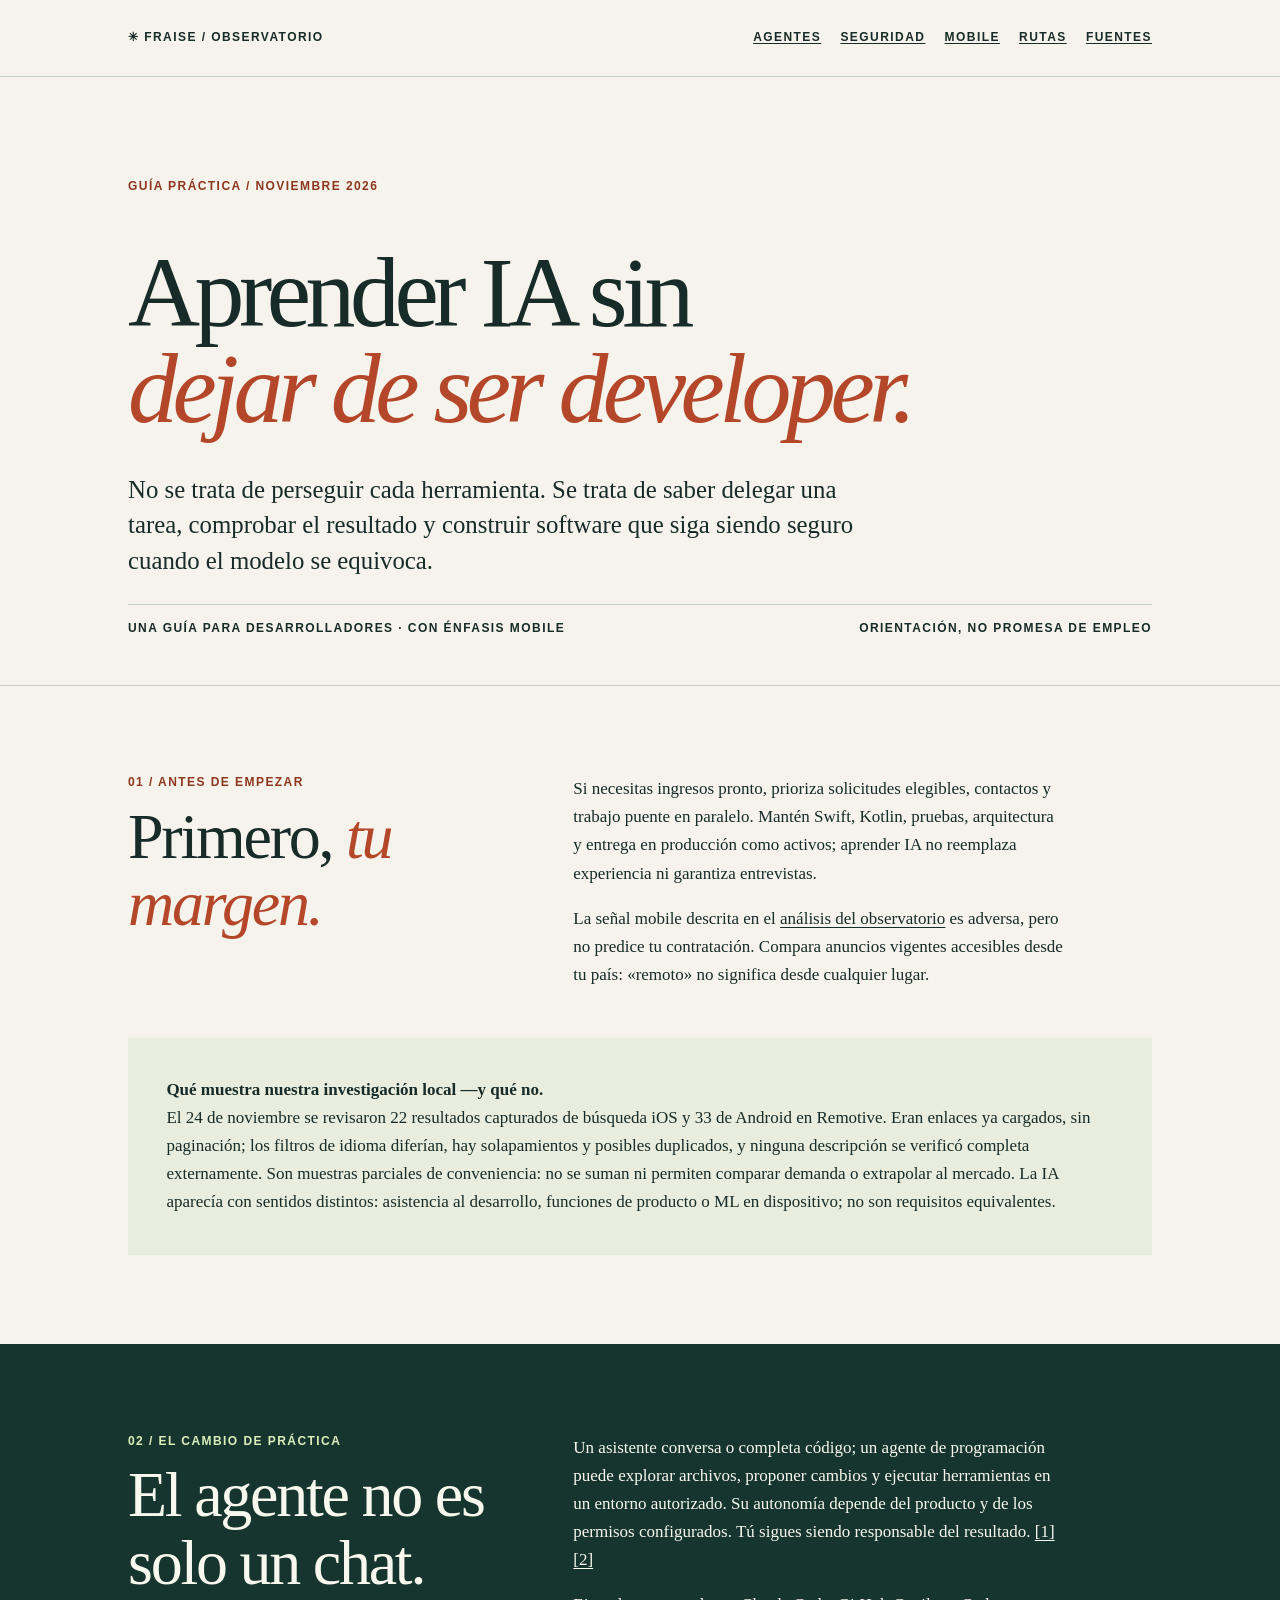
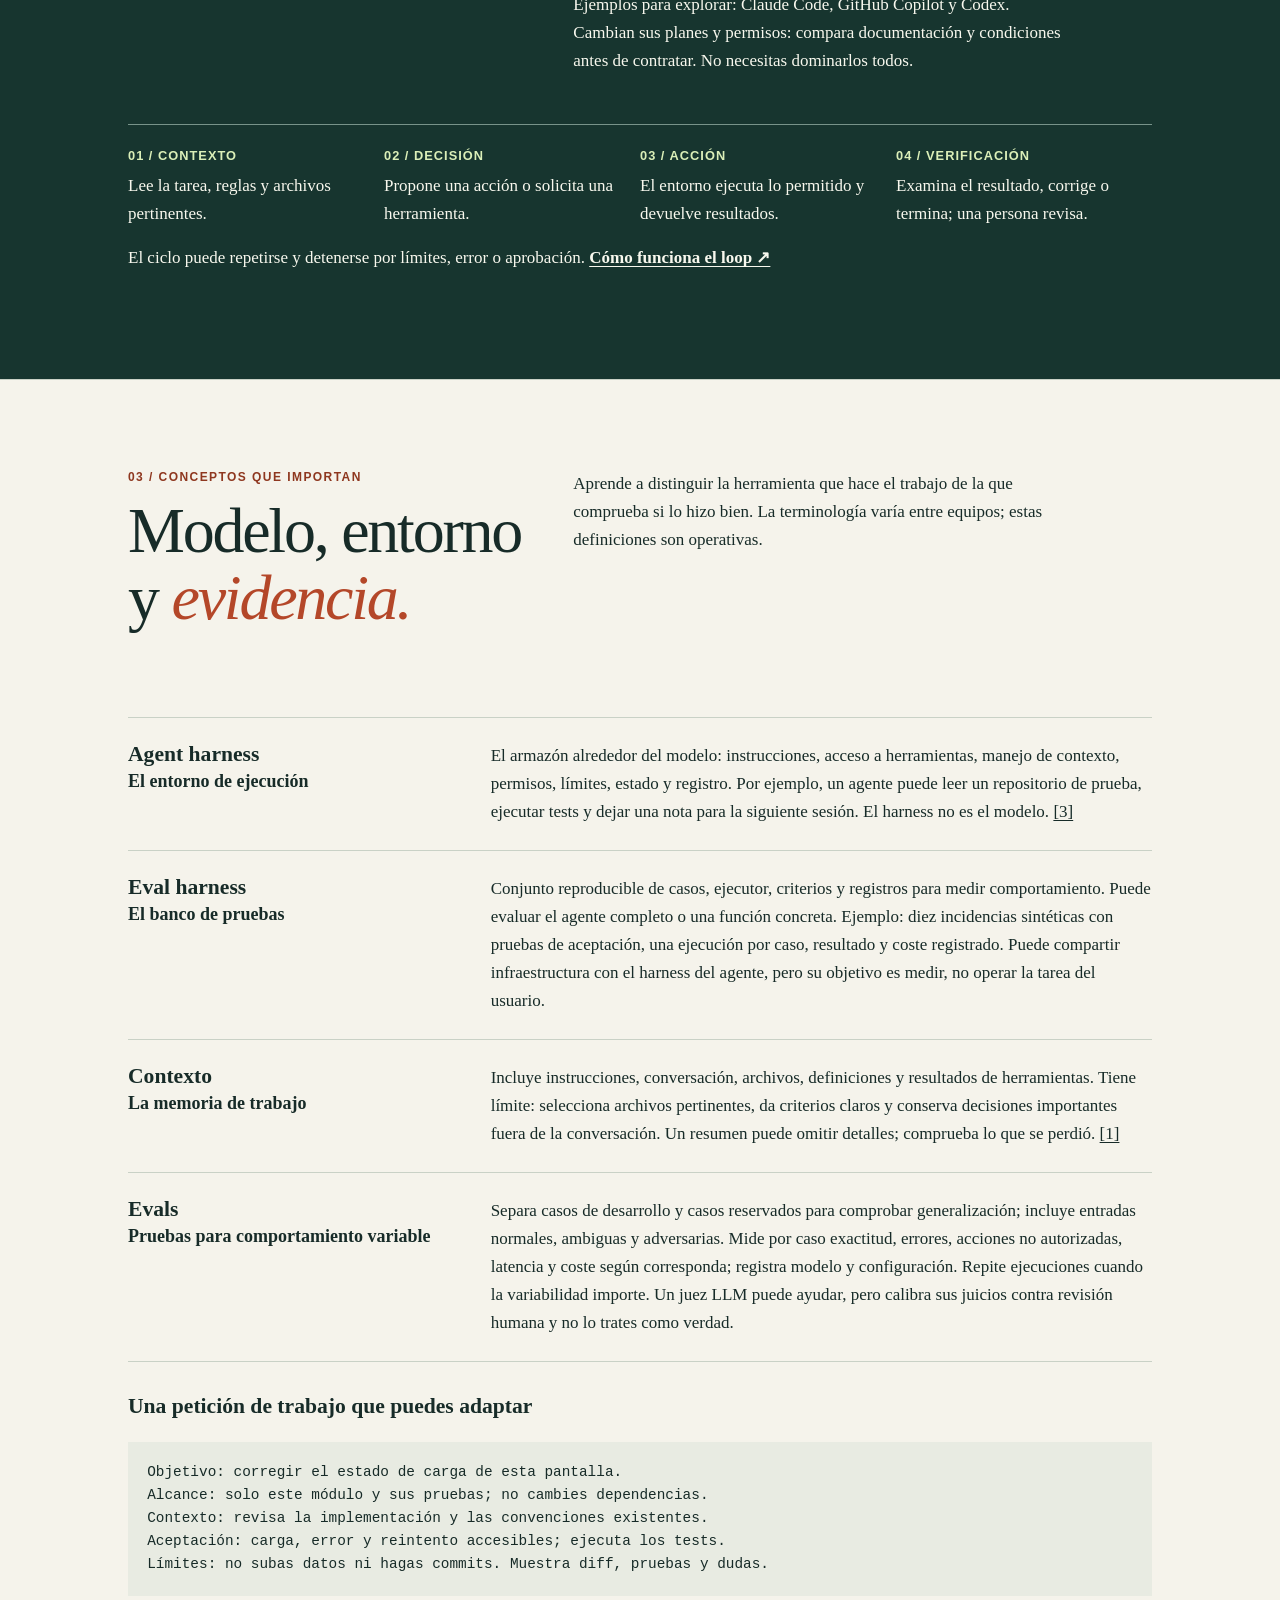
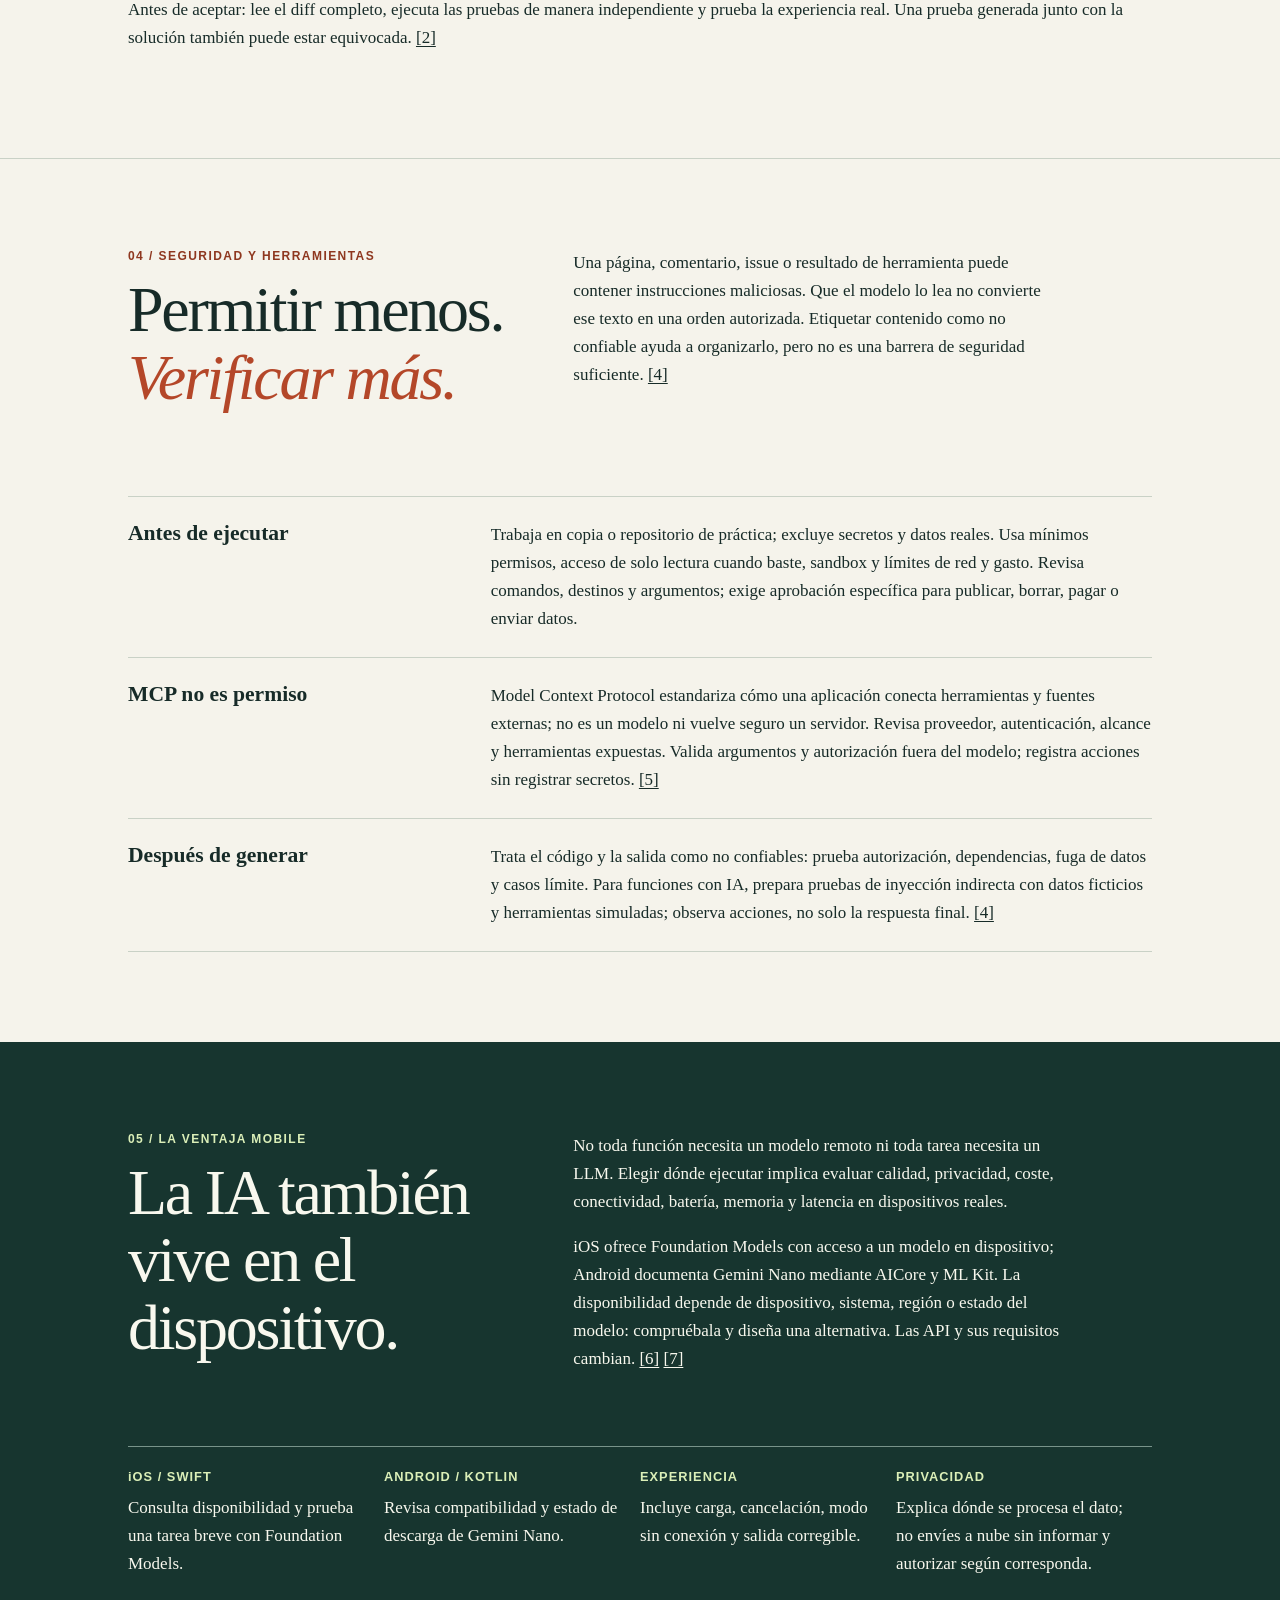
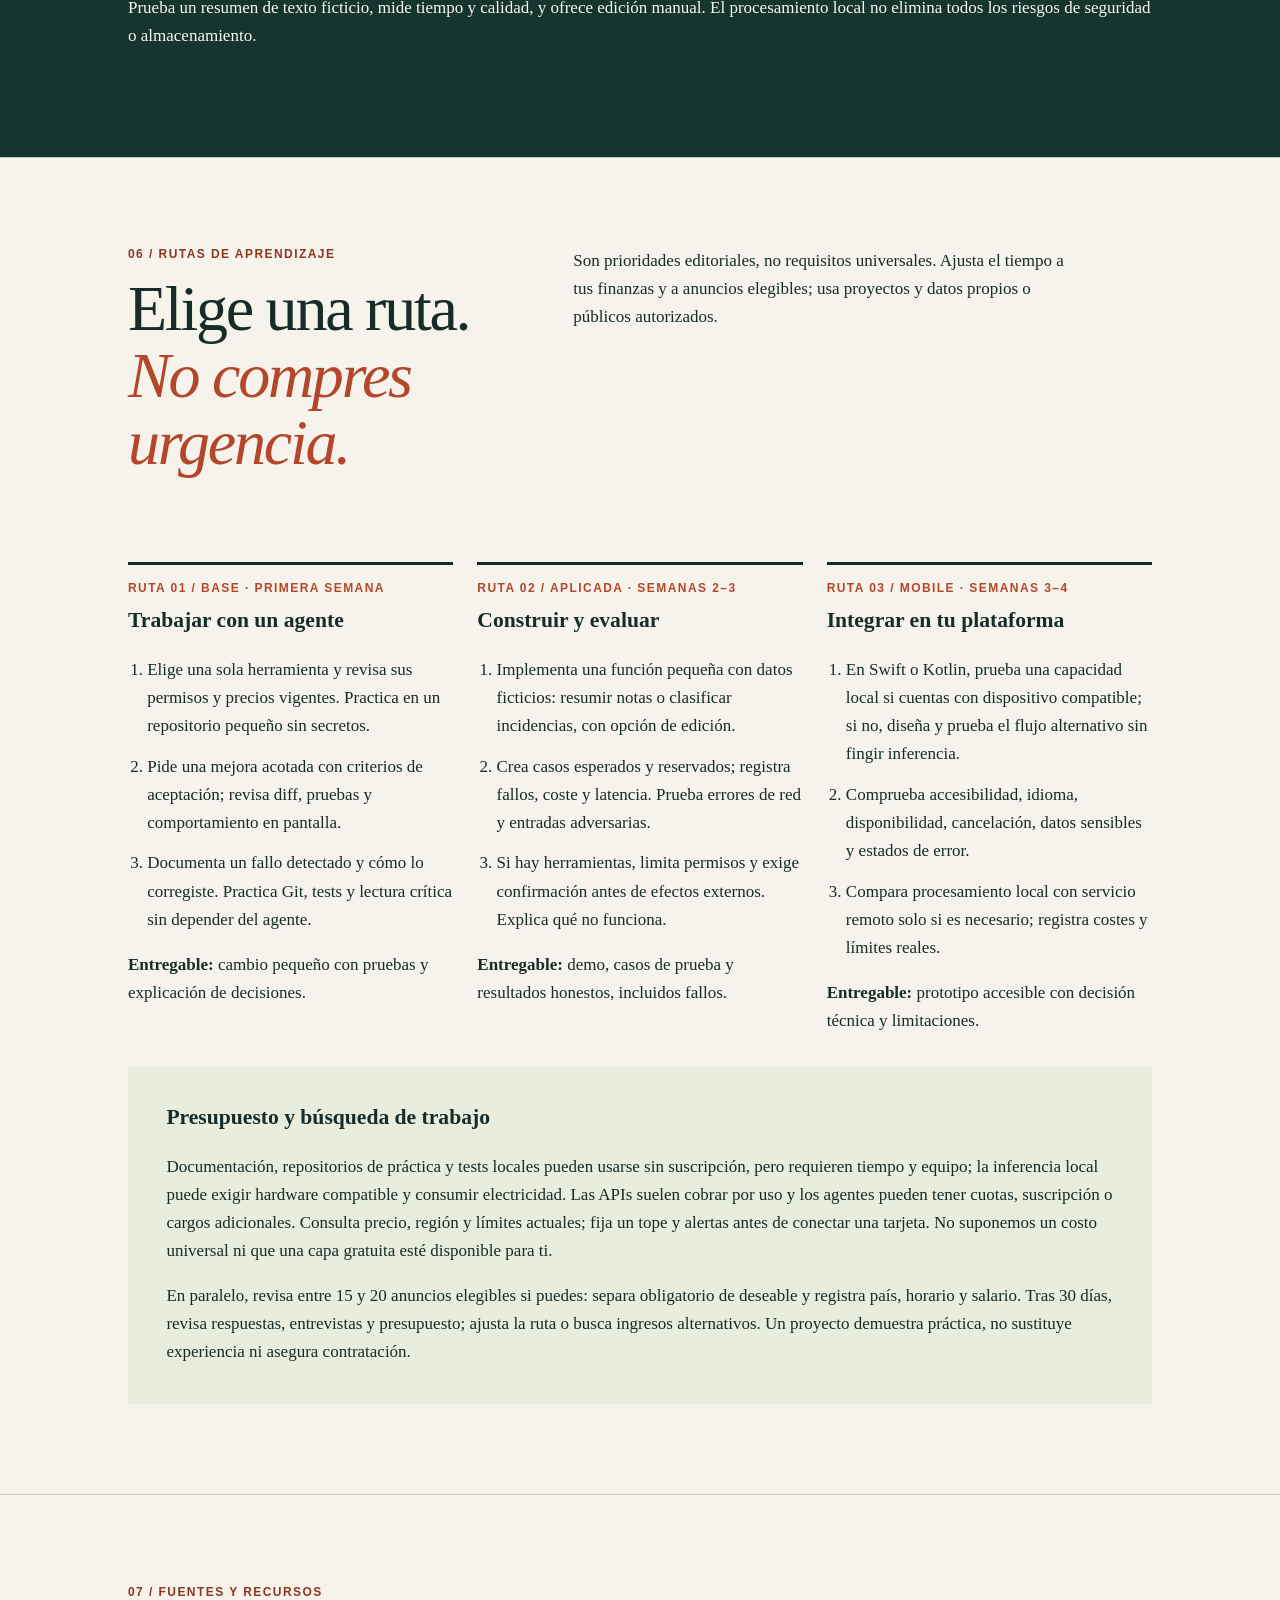
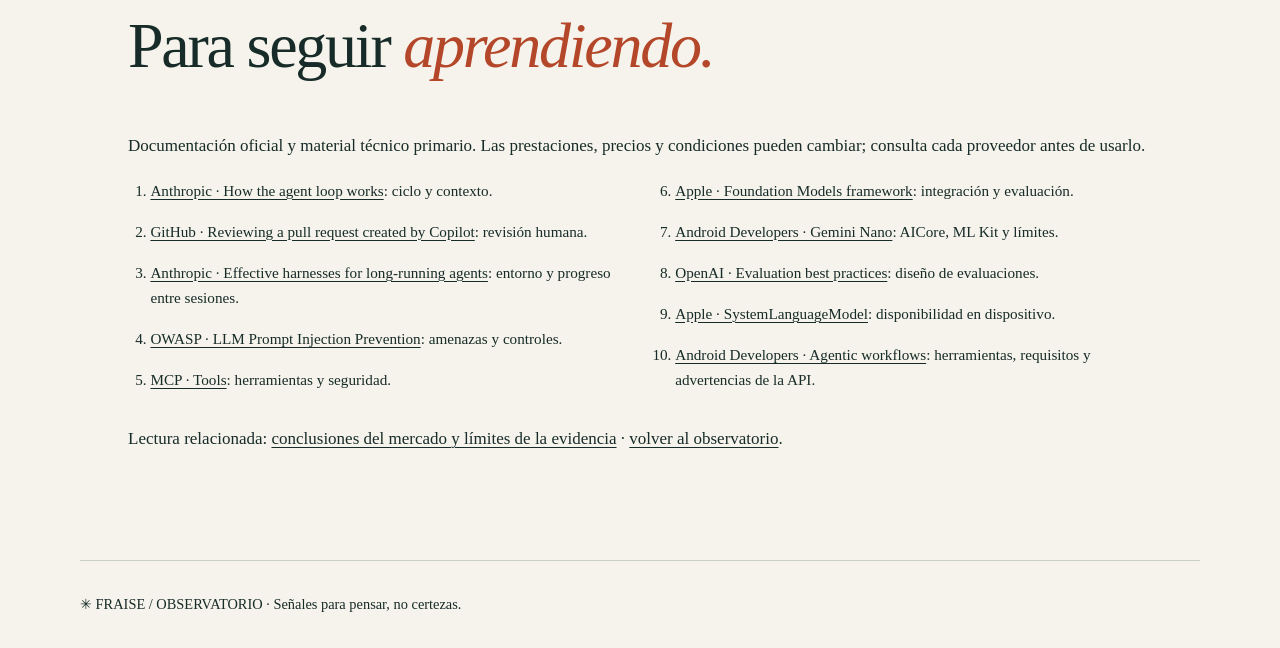
<file: guia-ia-desarrolladores.html>
<!doctype html>
<html lang="es"><head><meta charset="utf-8"><meta name="viewport" content="width=device-width,initial-scale=1"><meta name="description" content="Una guía práctica y prudente de IA para desarrolladores, con énfasis en mobile."><title>IA para desarrolladores — Fraise</title><style>
:root{--ink:#172b28;--paper:#f5f3eb;--white:#fffef9;--line:#c9d1c6;--accent:#b44729;--dark:#17352f;--lime:#dbefb8}*{box-sizing:border-box}html{scroll-behavior:smooth}body{margin:0;background:var(--paper);color:var(--ink);font:17px/1.65 Georgia,serif}a{color:inherit;text-decoration-thickness:1px;text-underline-offset:.18em}a:hover{color:var(--accent)}a:focus-visible{outline:3px solid #e15a34;outline-offset:4px}.skip{position:absolute;left:-10000px}.skip:focus{left:1rem;top:1rem;background:white;padding:.5rem;z-index:5}.wrap{max-width:1120px;margin:auto;padding-inline:clamp(1.2rem,5vw,3rem)}header{border-bottom:1px solid var(--line)}header .wrap{display:flex;justify-content:space-between;gap:1rem;align-items:center;min-height:76px;flex-wrap:wrap;padding-block:1rem}.brand,.label,nav,.meta,.step-no,.resource small{font:700 .75rem/1.3 Arial,sans-serif;letter-spacing:.12em;text-transform:uppercase}.brand{text-decoration:none}nav{display:flex;gap:1.2rem;flex-wrap:wrap}nav a{padding:.4rem 0}.hero{padding-block:clamp(3.5rem,8vw,7rem) 3rem}.label{color:#8e371f}h1,h2,h3,p{margin-top:0}h1{font-size:clamp(3rem,7.8vw,6.8rem);letter-spacing:-.055em;line-height:.96;max-width:1000px;margin:.5em 0 .35em;font-weight:normal}h1 em,h2 em{color:var(--accent);font-weight:normal}.lead{font-size:clamp(1.15rem,2.4vw,1.55rem);line-height:1.45;max-width:760px}.meta{border-top:1px solid var(--line);padding-top:1rem;display:flex;justify-content:space-between;gap:1rem;flex-wrap:wrap}.section{padding-block:clamp(3.5rem,7vw,6rem);border-top:1px solid var(--line)}.heading{display:grid;grid-template-columns:1fr 1.4fr;gap:2rem;margin-bottom:2rem}h2{font-weight:normal;letter-spacing:-.035em;font-size:clamp(2.3rem,5vw,4.2rem);line-height:1.05}h3{font-size:1.35rem;line-height:1.2}.heading p{max-width:58ch}.dark{background:var(--dark);color:#f8f8ee;border:0}.dark .label{color:var(--lime)}.dark a:hover{color:var(--lime)}.callout{background:#e8eddd;padding:clamp(1.3rem,3vw,2.4rem);margin-top:2rem}.callout p:last-child,.row p:last-child{margin-bottom:0}.loop{display:grid;grid-template-columns:repeat(4,1fr);gap:0;border-top:1px solid #78938a}.loop div{padding:1.4rem 1rem 0 0}.loop strong{display:block;font:700 .8rem Arial,sans-serif;letter-spacing:.08em;color:var(--lime);margin-bottom:.6rem}.rows{border-top:1px solid var(--line)}.row{display:grid;grid-template-columns:1fr 2fr;gap:2rem;padding:1.5rem 0;border-bottom:1px solid var(--line)}.row h3{margin-bottom:.4rem}.code{background:#e8ebe2;padding:1.2rem;white-space:pre-wrap;overflow-wrap:anywhere;font: .9rem/1.6 ui-monospace,monospace}.paths{display:grid;grid-template-columns:repeat(3,1fr);gap:1.5rem}.path{border-top:3px solid var(--ink);padding-top:1rem}.path ol{padding-left:1.2rem}.path li{margin-bottom:.8rem}.step-no{color:var(--accent)}.sources{columns:2;column-gap:3rem;padding-left:1.4rem}.sources li{break-inside:avoid;margin-bottom:1rem;overflow-wrap:anywhere;font-size:.95rem}.end{padding:2rem 0;border-top:1px solid var(--line);font-size:.9rem}.resource{display:inline-block;margin-top:1rem}.resource a{font-weight:bold}sup{font:700 .7rem Arial,sans-serif} @media(max-width:700px){.heading,.row{grid-template-columns:1fr;gap:.2rem}.loop{grid-template-columns:1fr 1fr}.paths{grid-template-columns:1fr}.sources{columns:1}nav{gap:.8rem;font-size:.68rem}.hero{padding-top:3rem}}@media(prefers-reduced-motion:reduce){html{scroll-behavior:auto}}
</style></head><body><a class="skip" href="#contenido">Saltar al contenido</a><header><div class="wrap"><a class="brand" href="index.html">✳ FRAISE / OBSERVATORIO</a><nav aria-label="En esta guía"><a href="#agentes">Agentes</a><a href="#seguridad">Seguridad</a><a href="#mobile">Mobile</a><a href="#rutas">Rutas</a><a href="#fuentes">Fuentes</a></nav></div></header><main id="contenido"><div class="wrap hero"><p class="label">Guía práctica / noviembre 2026</p><h1>Aprender IA sin<br><em>dejar de ser developer.</em></h1><p class="lead">No se trata de perseguir cada herramienta. Se trata de saber delegar una tarea, comprobar el resultado y construir software que siga siendo seguro cuando el modelo se equivoca.</p><div class="meta"><span>Una guía para desarrolladores · con énfasis mobile</span><span>Orientación, no promesa de empleo</span></div></div>
<section class="section"><div class="wrap"><div class="heading"><div><p class="label">01 / Antes de empezar</p><h2>Primero, <em>tu margen.</em></h2></div><div><p>Si necesitas ingresos pronto, prioriza solicitudes elegibles, contactos y trabajo puente en paralelo. Mantén Swift, Kotlin, pruebas, arquitectura y entrega en producción como activos; aprender IA no reemplaza experiencia ni garantiza entrevistas.</p><p>La señal mobile descrita en el <a href="conclusiones-2026-11-24.html">análisis del observatorio</a> es adversa, pero no predice tu contratación. Compara anuncios vigentes accesibles desde tu país: «remoto» no significa desde cualquier lugar.</p></div></div><div class="callout"><strong>Qué muestra nuestra investigación local —y qué no.</strong><p>El 24 de noviembre se revisaron 22 resultados capturados de búsqueda iOS y 33 de Android en Remotive. Eran enlaces ya cargados, sin paginación; los filtros de idioma diferían, hay solapamientos y posibles duplicados, y ninguna descripción se verificó completa externamente. Son muestras parciales de conveniencia: no se suman ni permiten comparar demanda o extrapolar al mercado. La IA aparecía con sentidos distintos: asistencia al desarrollo, funciones de producto o ML en dispositivo; no son requisitos equivalentes.</p></div></div></section>
<section class="section dark" id="agentes"><div class="wrap"><div class="heading"><div><p class="label">02 / El cambio de práctica</p><h2>El agente no es<br>solo un chat.</h2></div><div><p>Un asistente conversa o completa código; un agente de programación puede explorar archivos, proponer cambios y ejecutar herramientas en un entorno autorizado. Su autonomía depende del producto y de los permisos configurados. Tú sigues siendo responsable del resultado. <a href="#s1">[1]</a> <a href="#s2">[2]</a></p><p>Ejemplos para explorar: Claude Code, GitHub Copilot y Codex. Cambian sus planes y permisos: compara documentación y condiciones antes de contratar. No necesitas dominarlos todos.</p></div></div><div class="loop" aria-label="Ciclo de un agente"><div><strong>01 / CONTEXTO</strong>Lee la tarea, reglas y archivos pertinentes.</div><div><strong>02 / DECISIÓN</strong>Propone una acción o solicita una herramienta.</div><div><strong>03 / ACCIÓN</strong>El entorno ejecuta lo permitido y devuelve resultados.</div><div><strong>04 / VERIFICACIÓN</strong>Examina el resultado, corrige o termina; una persona revisa.</div></div><p class="resource">El ciclo puede repetirse y detenerse por límites, error o aprobación. <a href="#s1">Cómo funciona el loop ↗</a></p></div></section>
<section class="section"><div class="wrap"><div class="heading"><div><p class="label">03 / Conceptos que importan</p><h2>Modelo, entorno<br>y <em>evidencia.</em></h2></div><p>Aprende a distinguir la herramienta que hace el trabajo de la que comprueba si lo hizo bien. La terminología varía entre equipos; estas definiciones son operativas.</p></div><div class="rows"><article class="row"><h3>Agent harness<br><small>El entorno de ejecución</small></h3><p>El armazón alrededor del modelo: instrucciones, acceso a herramientas, manejo de contexto, permisos, límites, estado y registro. Por ejemplo, un agente puede leer un repositorio de prueba, ejecutar tests y dejar una nota para la siguiente sesión. El harness no es el modelo. <a href="#s3">[3]</a></p></article><article class="row"><h3>Eval harness<br><small>El banco de pruebas</small></h3><p>Conjunto reproducible de casos, ejecutor, criterios y registros para medir comportamiento. Puede evaluar el agente completo o una función concreta. Ejemplo: diez incidencias sintéticas con pruebas de aceptación, una ejecución por caso, resultado y coste registrado. Puede compartir infraestructura con el harness del agente, pero su objetivo es medir, no operar la tarea del usuario.</p></article><article class="row"><h3>Contexto<br><small>La memoria de trabajo</small></h3><p>Incluye instrucciones, conversación, archivos, definiciones y resultados de herramientas. Tiene límite: selecciona archivos pertinentes, da criterios claros y conserva decisiones importantes fuera de la conversación. Un resumen puede omitir detalles; comprueba lo que se perdió. <a href="#s1">[1]</a></p></article><article class="row"><h3>Evals<br><small>Pruebas para comportamiento variable</small></h3><p>Separa casos de desarrollo y casos reservados para comprobar generalización; incluye entradas normales, ambiguas y adversarias. Mide por caso exactitud, errores, acciones no autorizadas, latencia y coste según corresponda; registra modelo y configuración. Repite ejecuciones cuando la variabilidad importe. Un juez LLM puede ayudar, pero calibra sus juicios contra revisión humana y no lo trates como verdad.</p></article></div><h3 style="margin-top:2rem">Una petición de trabajo que puedes adaptar</h3><div class="code">Objetivo: corregir el estado de carga de esta pantalla.
Alcance: solo este módulo y sus pruebas; no cambies dependencias.
Contexto: revisa la implementación y las convenciones existentes.
Aceptación: carga, error y reintento accesibles; ejecuta los tests.
Límites: no subas datos ni hagas commits. Muestra diff, pruebas y dudas.</div><p>Antes de aceptar: lee el diff completo, ejecuta las pruebas de manera independiente y prueba la experiencia real. Una prueba generada junto con la solución también puede estar equivocada. <a href="#s2">[2]</a></p></div></section>
<section class="section" id="seguridad"><div class="wrap"><div class="heading"><div><p class="label">04 / Seguridad y herramientas</p><h2>Permitir menos.<br><em>Verificar más.</em></h2></div><div><p>Una página, comentario, issue o resultado de herramienta puede contener instrucciones maliciosas. Que el modelo lo lea no convierte ese texto en una orden autorizada. Etiquetar contenido como no confiable ayuda a organizarlo, pero no es una barrera de seguridad suficiente. <a href="#s4">[4]</a></p></div></div><div class="rows"><div class="row"><h3>Antes de ejecutar</h3><p>Trabaja en copia o repositorio de práctica; excluye secretos y datos reales. Usa mínimos permisos, acceso de solo lectura cuando baste, sandbox y límites de red y gasto. Revisa comandos, destinos y argumentos; exige aprobación específica para publicar, borrar, pagar o enviar datos.</p></div><div class="row"><h3>MCP no es permiso</h3><p>Model Context Protocol estandariza cómo una aplicación conecta herramientas y fuentes externas; no es un modelo ni vuelve seguro un servidor. Revisa proveedor, autenticación, alcance y herramientas expuestas. Valida argumentos y autorización fuera del modelo; registra acciones sin registrar secretos. <a href="#s5">[5]</a></p></div><div class="row"><h3>Después de generar</h3><p>Trata el código y la salida como no confiables: prueba autorización, dependencias, fuga de datos y casos límite. Para funciones con IA, prepara pruebas de inyección indirecta con datos ficticios y herramientas simuladas; observa acciones, no solo la respuesta final. <a href="#s4">[4]</a></p></div></div></div></section>
<section class="section dark" id="mobile"><div class="wrap"><div class="heading"><div><p class="label">05 / La ventaja mobile</p><h2>La IA también<br>vive en el dispositivo.</h2></div><div><p>No toda función necesita un modelo remoto ni toda tarea necesita un LLM. Elegir dónde ejecutar implica evaluar calidad, privacidad, coste, conectividad, batería, memoria y latencia en dispositivos reales.</p><p>iOS ofrece Foundation Models con acceso a un modelo en dispositivo; Android documenta Gemini Nano mediante AICore y ML Kit. La disponibilidad depende de dispositivo, sistema, región o estado del modelo: compruébala y diseña una alternativa. Las API y sus requisitos cambian. <a href="#s6">[6]</a> <a href="#s7">[7]</a></p></div></div><div class="loop"><div><strong>iOS / SWIFT</strong>Consulta disponibilidad y prueba una tarea breve con Foundation Models.</div><div><strong>ANDROID / KOTLIN</strong>Revisa compatibilidad y estado de descarga de Gemini Nano.</div><div><strong>EXPERIENCIA</strong>Incluye carga, cancelación, modo sin conexión y salida corregible.</div><div><strong>PRIVACIDAD</strong>Explica dónde se procesa el dato; no envíes a nube sin informar y autorizar según corresponda.</div></div><p class="resource">Prueba un resumen de texto ficticio, mide tiempo y calidad, y ofrece edición manual. El procesamiento local no elimina todos los riesgos de seguridad o almacenamiento.</p></div></section>
<section class="section" id="rutas"><div class="wrap"><div class="heading"><div><p class="label">06 / Rutas de aprendizaje</p><h2>Elige una ruta.<br><em>No compres urgencia.</em></h2></div><p>Son prioridades editoriales, no requisitos universales. Ajusta el tiempo a tus finanzas y a anuncios elegibles; usa proyectos y datos propios o públicos autorizados.</p></div><div class="paths"><article class="path"><p class="step-no">Ruta 01 / Base · primera semana</p><h3>Trabajar con un agente</h3><ol><li>Elige una sola herramienta y revisa sus permisos y precios vigentes. Practica en un repositorio pequeño sin secretos.</li><li>Pide una mejora acotada con criterios de aceptación; revisa diff, pruebas y comportamiento en pantalla.</li><li>Documenta un fallo detectado y cómo lo corregiste. Practica Git, tests y lectura crítica sin depender del agente.</li></ol><strong>Entregable:</strong> cambio pequeño con pruebas y explicación de decisiones.</article><article class="path"><p class="step-no">Ruta 02 / Aplicada · semanas 2–3</p><h3>Construir y evaluar</h3><ol><li>Implementa una función pequeña con datos ficticios: resumir notas o clasificar incidencias, con opción de edición.</li><li>Crea casos esperados y reservados; registra fallos, coste y latencia. Prueba errores de red y entradas adversarias.</li><li>Si hay herramientas, limita permisos y exige confirmación antes de efectos externos. Explica qué no funciona.</li></ol><strong>Entregable:</strong> demo, casos de prueba y resultados honestos, incluidos fallos.</article><article class="path"><p class="step-no">Ruta 03 / Mobile · semanas 3–4</p><h3>Integrar en tu plataforma</h3><ol><li>En Swift o Kotlin, prueba una capacidad local si cuentas con dispositivo compatible; si no, diseña y prueba el flujo alternativo sin fingir inferencia.</li><li>Comprueba accesibilidad, idioma, disponibilidad, cancelación, datos sensibles y estados de error.</li><li>Compara procesamiento local con servicio remoto solo si es necesario; registra costes y límites reales.</li></ol><strong>Entregable:</strong> prototipo accesible con decisión técnica y limitaciones.</article></div><div class="callout"><h3>Presupuesto y búsqueda de trabajo</h3><p>Documentación, repositorios de práctica y tests locales pueden usarse sin suscripción, pero requieren tiempo y equipo; la inferencia local puede exigir hardware compatible y consumir electricidad. Las APIs suelen cobrar por uso y los agentes pueden tener cuotas, suscripción o cargos adicionales. Consulta precio, región y límites actuales; fija un tope y alertas antes de conectar una tarjeta. No suponemos un costo universal ni que una capa gratuita esté disponible para ti.</p><p>En paralelo, revisa entre 15 y 20 anuncios elegibles si puedes: separa obligatorio de deseable y registra país, horario y salario. Tras 30 días, revisa respuestas, entrevistas y presupuesto; ajusta la ruta o busca ingresos alternativos. Un proyecto demuestra práctica, no sustituye experiencia ni asegura contratación.</p></div></div></section>
<section class="section" id="fuentes"><div class="wrap"><p class="label">07 / Fuentes y recursos</p><h2>Para seguir <em>aprendiendo.</em></h2><p>Documentación oficial y material técnico primario. Las prestaciones, precios y condiciones pueden cambiar; consulta cada proveedor antes de usarlo.</p><ol class="sources"><li id="s1"><a href="https://docs.anthropic.com/docs/en/agent-sdk/agent-loop">Anthropic · How the agent loop works</a>: ciclo y contexto.</li><li id="s2"><a href="https://docs.github.com/copilot/how-tos/use-copilot-agents/coding-agent/review-copilot-prs">GitHub · Reviewing a pull request created by Copilot</a>: revisión humana.</li><li id="s3"><a href="https://www.anthropic.com/research/effective-harnesses-for-long-running-agents">Anthropic · Effective harnesses for long-running agents</a>: entorno y progreso entre sesiones.</li><li id="s4"><a href="https://cheatsheetseries.owasp.org/cheatsheets/LLM_Prompt_Injection_Prevention_Cheat_Sheet.html">OWASP · LLM Prompt Injection Prevention</a>: amenazas y controles.</li><li id="s5"><a href="https://modelcontextprotocol.io/docs/concepts/tools">MCP · Tools</a>: herramientas y seguridad.</li><li id="s6"><a href="https://developer.apple.com/foundation-models-framework/">Apple · Foundation Models framework</a>: integración y evaluación.</li><li id="s7"><a href="https://developer.android.com/ai/gemini-nano">Android Developers · Gemini Nano</a>: AICore, ML Kit y límites.</li><li><a href="https://platform.openai.com/api/docs/guides/evaluation-best-practices">OpenAI · Evaluation best practices</a>: diseño de evaluaciones.</li><li><a href="https://developer.apple.com/documentation/foundationmodels/systemlanguagemodel">Apple · SystemLanguageModel</a>: disponibilidad en dispositivo.</li><li><a href="https://developer.android.com/ai/gemini-nano/mlkit-agent-api">Android Developers · Agentic workflows</a>: herramientas, requisitos y advertencias de la API.</li></ol><p>Lectura relacionada: <a href="conclusiones-2026-11-24.html">conclusiones del mercado y límites de la evidencia</a> · <a href="index.html">volver al observatorio</a>.</p></div></section></main><footer><div class="wrap end">✳ FRAISE / OBSERVATORIO · Señales para pensar, no certezas.</div></footer></body></html>
</file>
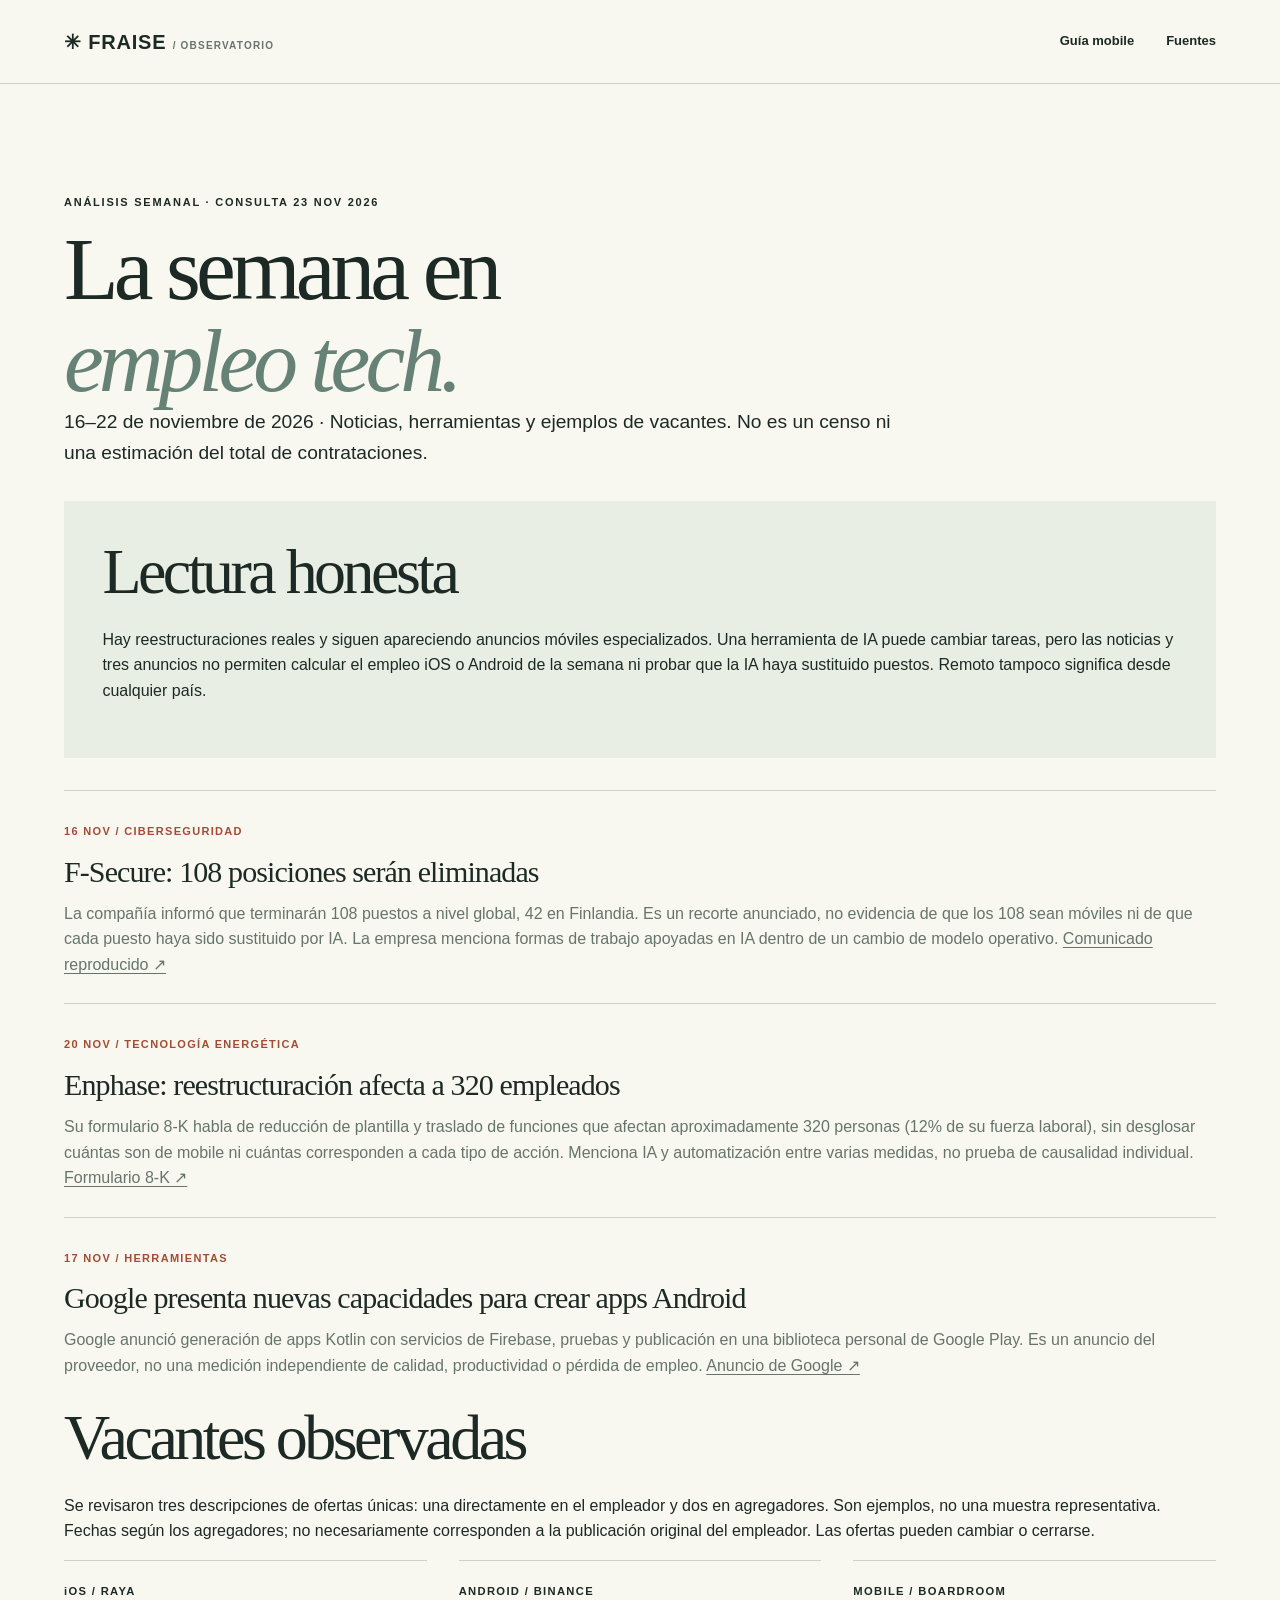
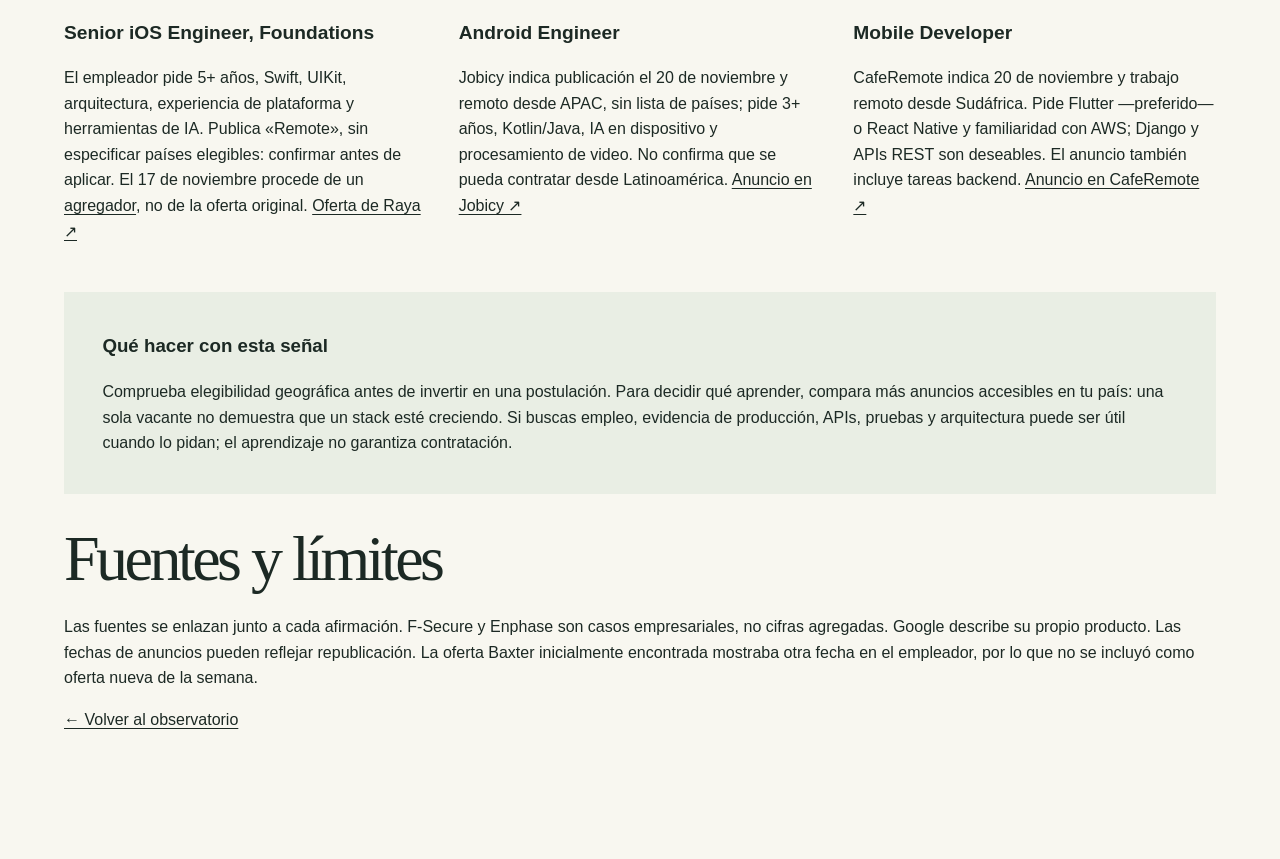
<file: semana-2026-11-16.html>
<!doctype html>
<html lang="es"><head><meta charset="utf-8"><meta name="viewport" content="width=device-width,initial-scale=1"><title>Semana 16–22 noviembre 2026 · Fraise</title><link rel="stylesheet" href="styles.css"></head><body><header class="top"><a class="brand" href="index.html">✳ FRAISE <small>/ OBSERVATORIO</small></a><nav><a href="index.html#futuro-mobile">Guía mobile</a><a href="#fuentes">Fuentes</a></nav></header><main class="wrap section"><p class="eyebrow">ANÁLISIS SEMANAL · CONSULTA 23 NOV 2026</p><h1>La semana en<br><em>empleo tech.</em></h1><p class="career-lead">16–22 de noviembre de 2026 · Noticias, herramientas y ejemplos de vacantes. No es un censo ni una estimación del total de contrataciones.</p><div class="career-box"><h2>Lectura honesta</h2><p>Hay reestructuraciones reales y siguen apareciendo anuncios móviles especializados. Una herramienta de IA puede cambiar tareas, pero las noticias y tres anuncios no permiten calcular el empleo iOS o Android de la semana ni probar que la IA haya sustituido puestos. Remoto tampoco significa desde cualquier país.</p></div><div class="reading-list"><article><span>16 NOV / CIBERSEGURIDAD</span><h3>F-Secure: 108 posiciones serán eliminadas</h3><p>La compañía informó que terminarán 108 puestos a nivel global, 42 en Finlandia. Es un recorte anunciado, no evidencia de que los 108 sean móviles ni de que cada puesto haya sido sustituido por IA. La empresa menciona formas de trabajo apoyadas en IA dentro de un cambio de modelo operativo. <a href="https://www.inderes.fi/en/releases/f-secure-change-negotiations-have-concluded">Comunicado reproducido ↗</a></p></article><article><span>20 NOV / TECNOLOGÍA ENERGÉTICA</span><h3>Enphase: reestructuración afecta a 320 empleados</h3><p>Su formulario 8-K habla de reducción de plantilla y traslado de funciones que afectan aproximadamente 320 personas (12% de su fuerza laboral), sin desglosar cuántas son de mobile ni cuántas corresponden a cada tipo de acción. Menciona IA y automatización entre varias medidas, no prueba de causalidad individual. <a href="https://www.sec.gov/Archives/edgar/data/1463101/000146310126000112/enph-20261120.htm">Formulario 8-K ↗</a></p></article><article><span>17 NOV / HERRAMIENTAS</span><h3>Google presenta nuevas capacidades para crear apps Android</h3><p>Google anunció generación de apps Kotlin con servicios de Firebase, pruebas y publicación en una biblioteca personal de Google Play. Es un anuncio del proveedor, no una medición independiente de calidad, productividad o pérdida de empleo. <a href="https://developers.googleblog.com/build-full-stack-android-apps-with-gemini-in-google-ai-studio">Anuncio de Google ↗</a></p></article></div><h2>Vacantes observadas</h2><p>Se revisaron tres descripciones de ofertas únicas: una directamente en el empleador y dos en agregadores. Son ejemplos, no una muestra representativa. Fechas según los agregadores; no necesariamente corresponden a la publicación original del empleador. Las ofertas pueden cambiar o cerrarse.</p><div class="career-routes"><article><span>iOS / RAYA</span><h4>Senior iOS Engineer, Foundations</h4><p>El empleador pide 5+ años, Swift, UIKit, arquitectura, experiencia de plataforma y herramientas de IA. Publica «Remote», sin especificar países elegibles: confirmar antes de aplicar. El 17 de noviembre procede de un <a href="https://jobs.urbanodx.com/job/senior-ios-engineer-foundations-at-raya-6afd0408ee0972d1830c8960">agregador</a>, no de la oferta original. <a href="https://jobs.lever.co/raya/12b1b71e-2d22-4104-9f85-6e71355c86b3">Oferta de Raya ↗</a></p></article><article><span>ANDROID / BINANCE</span><h4>Android Engineer</h4><p>Jobicy indica publicación el 20 de noviembre y remoto desde APAC, sin lista de países; pide 3+ años, Kotlin/Java, IA en dispositivo y procesamiento de video. No confirma que se pueda contratar desde Latinoamérica. <a href="https://jobicy.com/jobs/163534-android-engineer-apac-remote">Anuncio en Jobicy ↗</a></p></article><article><span>MOBILE / BOARDROOM</span><h4>Mobile Developer</h4><p>CafeRemote indica 20 de noviembre y trabajo remoto desde Sudáfrica. Pide Flutter —preferido— o React Native y familiaridad con AWS; Django y APIs REST son deseables. El anuncio también incluye tareas backend. <a href="https://www.caferemote.com/jobs/boardroom-appointments-mobile-developer-flutter-or-react">Anuncio en CafeRemote ↗</a></p></article></div><div class="career-plan"><h3>Qué hacer con esta señal</h3><p>Comprueba elegibilidad geográfica antes de invertir en una postulación. Para decidir qué aprender, compara más anuncios accesibles en tu país: una sola vacante no demuestra que un stack esté creciendo. Si buscas empleo, evidencia de producción, APIs, pruebas y arquitectura puede ser útil cuando lo pidan; el aprendizaje no garantiza contratación.</p></div><h2 id="fuentes">Fuentes y límites</h2><p>Las fuentes se enlazan junto a cada afirmación. F-Secure y Enphase son casos empresariales, no cifras agregadas. Google describe su propio producto. Las fechas de anuncios pueden reflejar republicación. La oferta Baxter inicialmente encontrada mostraba otra fecha en el empleador, por lo que no se incluyó como oferta nueva de la semana.</p><p><a href="index.html">← Volver al observatorio</a></p></main></body></html>
</file>
<file: styles.css>
:root{--ink:#1c2924;--paper:#f8f7f0;--green:#174c38;--lime:#d3e66b;--muted:#66756b;--line:#cbd3c8}*{box-sizing:border-box}html{scroll-behavior:smooth}body{margin:0;background:var(--paper);color:var(--ink);font-family:Arial,Helvetica,sans-serif;font-size:16px;line-height:1.6}a{color:inherit;text-underline-offset:3px}a:focus-visible,button:focus-visible,summary:focus-visible{outline:3px solid #ca5a31;outline-offset:4px}.skip{position:absolute;top:-100px;left:1rem;background:#fff;z-index:4;padding:.5rem}.skip:focus{top:1rem}.wrap{width:min(1320px,calc(100% - 10vw));margin:auto}.top{height:84px;display:flex;align-items:center;justify-content:space-between;padding:0 5vw;border-bottom:1px solid var(--line)}.brand{font-size:20px;font-weight:800;text-decoration:none;letter-spacing:.04em}.brand small{font-size:10px;letter-spacing:.12em;font-weight:600;color:var(--muted)}.mark{font-size:26px;color:#c85b3d;margin-right:5px}.top nav{display:flex;gap:32px;font-size:13px;font-weight:700}.top nav a{text-decoration:none}.hero{padding-top:80px}.eyebrow{font-size:11px;font-weight:800;letter-spacing:.16em;text-transform:uppercase}.dot{display:inline-block;width:8px;height:8px;background:#c85b3d;border-radius:50%;margin-right:8px}.hero-grid{display:grid;grid-template-columns:1.8fr .65fr;align-items:end;gap:50px;padding:28px 0 78px}h1,h2,h3,p{margin-top:0}h1,h2{font-family:Georgia,'Times New Roman',serif;font-weight:400;letter-spacing:-.055em;line-height:1.03}h1{font-size:clamp(55px,7vw,105px);margin:0}h1 em,h2 em{color:#668276;font-weight:400}.hero-side p{font-size:18px;line-height:1.55}.button{display:inline-flex;align-items:center;justify-content:space-between;background:var(--green);color:white;text-decoration:none;padding:15px 20px;min-width:215px;font-size:13px;font-weight:bold}.button span{font-size:20px}.hero-foot{border-top:1px solid var(--line);display:flex;justify-content:space-between;padding:18px 0;font-size:10px;font-weight:700;letter-spacing:.12em;color:var(--muted)}.thesis{background:#e9eedf;padding:70px 0}.thesis-grid{display:grid;grid-template-columns:1fr 2fr 1fr;gap:40px}.thesis h2,.section h2{font-size:clamp(42px,5vw,68px);margin-bottom:22px}.thesis-grid>div:nth-child(2)>p{max-width:570px;font-size:18px}.thesis-note{border-top:1px solid var(--green);padding-top:10px;align-self:end}.thesis-note span{font:64px Georgia,serif;letter-spacing:-.06em}.thesis-note p{font-size:13px}.section{padding-top:110px;padding-bottom:110px}.section-head{display:flex;align-items:end;justify-content:space-between;gap:50px;margin-bottom:48px}.section-head>p{max-width:380px;color:var(--muted)}.chart-shell{border:1px solid var(--line);background:#fff;padding:32px}.chart-top{display:flex;justify-content:space-between;gap:20px;align-items:start}.chart-top h3{font-size:20px;margin-bottom:0}.chart-top p,.chart-note{color:var(--muted);font-size:13px}.controls{display:flex;flex-wrap:wrap;gap:6px}.controls button{background:white;border:1px solid var(--line);padding:10px 12px;min-height:44px;color:var(--ink);cursor:pointer}.controls button[aria-pressed=true]{background:var(--ink);color:#fff;border-color:var(--ink)}#chart{margin:30px 0}.chart-row{display:grid;grid-template-columns:210px 1fr 65px;gap:14px;align-items:center;min-height:39px;font-size:13px}.track{height:14px;position:relative;background:linear-gradient(to right,transparent 0%,transparent 20%,#bac7bd 20%,#bac7bd calc(20% + 1px),transparent calc(20% + 1px))}.bar{position:absolute;height:14px;background:#648575}.bar.neg{background:#c66c53}.chart-value{text-align:right;font-variant-numeric:tabular-nums;font-weight:bold}details{border-top:1px solid var(--line);padding:20px 0}summary{cursor:pointer;font-weight:700;min-height:30px}table{border-collapse:collapse;width:100%;margin-top:15px;font-size:14px;text-align:left}th,td{padding:8px;border-bottom:1px solid var(--line)}.split-note{display:grid;grid-template-columns:repeat(3,1fr);gap:45px;margin-top:50px}.split-note h3{font-family:Georgia,serif;font-weight:400;font-size:25px;margin:14px 0}.split-note p{font-size:14px;color:var(--muted)}.number{color:#bb6148;font-size:12px;font-weight:bold}.dark{background:#183b2f;color:#f8f7f0}.dark .eyebrow{color:var(--lime)}.dark .section-head>p,.dark-note{color:#cad6c9}.timeline{display:grid;grid-template-columns:repeat(4,1fr);border-top:1px solid #789588}.timeline>div{padding:26px 20px 0 0}.timeline small{font-size:11px;color:var(--lime);font-weight:bold;letter-spacing:.1em}.timeline strong{display:block;font:clamp(45px,5vw,68px) Georgia,serif;margin:15px 0}.timeline p{font-size:14px}.dark-note{font-size:13px;max-width:800px;margin:35px 0 0}.reading{display:grid;grid-template-columns:1fr 1.2fr;gap:12%}.reading-list article{border-top:1px solid var(--line);padding:26px 0}.reading-list article span{font-size:11px;font-weight:bold;letter-spacing:.12em;color:#a44c33}.reading-list h3{font:30px Georgia,serif;letter-spacing:-.03em;margin:12px 0}.reading-list p{color:var(--muted);margin-bottom:0}.archive{background:#eeeade}.assets{display:grid;grid-template-columns:1fr 1fr;gap:30px}.assets figure{margin:0}.assets img{width:100%;height:300px;object-fit:contain;background:#fff}.assets figcaption{font-size:13px;margin:12px 0 35px}.method{max-width:780px;padding-top:30px}.method h3{font:30px Georgia,serif}.method p{color:#53635a}.sources h2{margin-bottom:40px}.sources ol{columns:2;column-gap:70px;padding-left:20px}.sources li{break-inside:avoid;padding:0 0 18px 8px;font-size:14px}footer{background:#192c24;color:#fff;padding:60px 0}.footer-grid{display:flex;justify-content:space-between}.footer-grid p{font-size:13px;color:#c3d1c5}.footer-grid>div:last-child{text-align:right}@media(max-width:800px){.wrap{width:calc(100% - 40px)}.top{padding:0 20px;height:auto;min-height:72px;flex-wrap:wrap;gap:10px}.top nav{gap:16px;overflow:auto;padding:10px 0}.brand small{display:none}.hero{padding-top:60px}.hero-grid,.thesis-grid,.reading{grid-template-columns:1fr;gap:25px}.hero-grid{padding-bottom:55px}.hero-side{max-width:430px}.section{padding:75px 0}.section-head{display:block}.section-head>p{margin-top:25px}.split-note{grid-template-columns:1fr;gap:14px}.timeline{grid-template-columns:1fr 1fr}.assets{grid-template-columns:1fr}.sources ol{columns:1}.chart-shell{padding:18px}.chart-top{display:block}.chart-row{grid-template-columns:120px 1fr 52px;gap:8px;font-size:11px}.assets img{height:auto}.footer-grid{gap:25px}.hero-foot{gap:8px;font-size:9px}}@media(prefers-reduced-motion:reduce){html{scroll-behavior:auto}*{animation-duration:.01ms!important;transition-duration:.01ms!important}}

.career-lead{max-width:850px;font-size:1.2rem}.career-box,.career-plan{background:#e9eee4;padding:clamp(1.25rem,3vw,2.5rem);margin:2rem 0}.career-routes{display:grid;grid-template-columns:repeat(3,minmax(0,1fr));gap:2rem}.career-routes article{border-top:1px solid var(--line);padding-top:1rem}.career-routes span{font-size:.7rem;font-weight:700;letter-spacing:.12em}.career-routes h4{font-size:1.2rem;margin:1rem 0}.career-plan li{margin-bottom:1rem}.career-plan p{margin-bottom:0}@media(max-width:760px){.career-routes{grid-template-columns:1fr;gap:1rem}}
</file>
